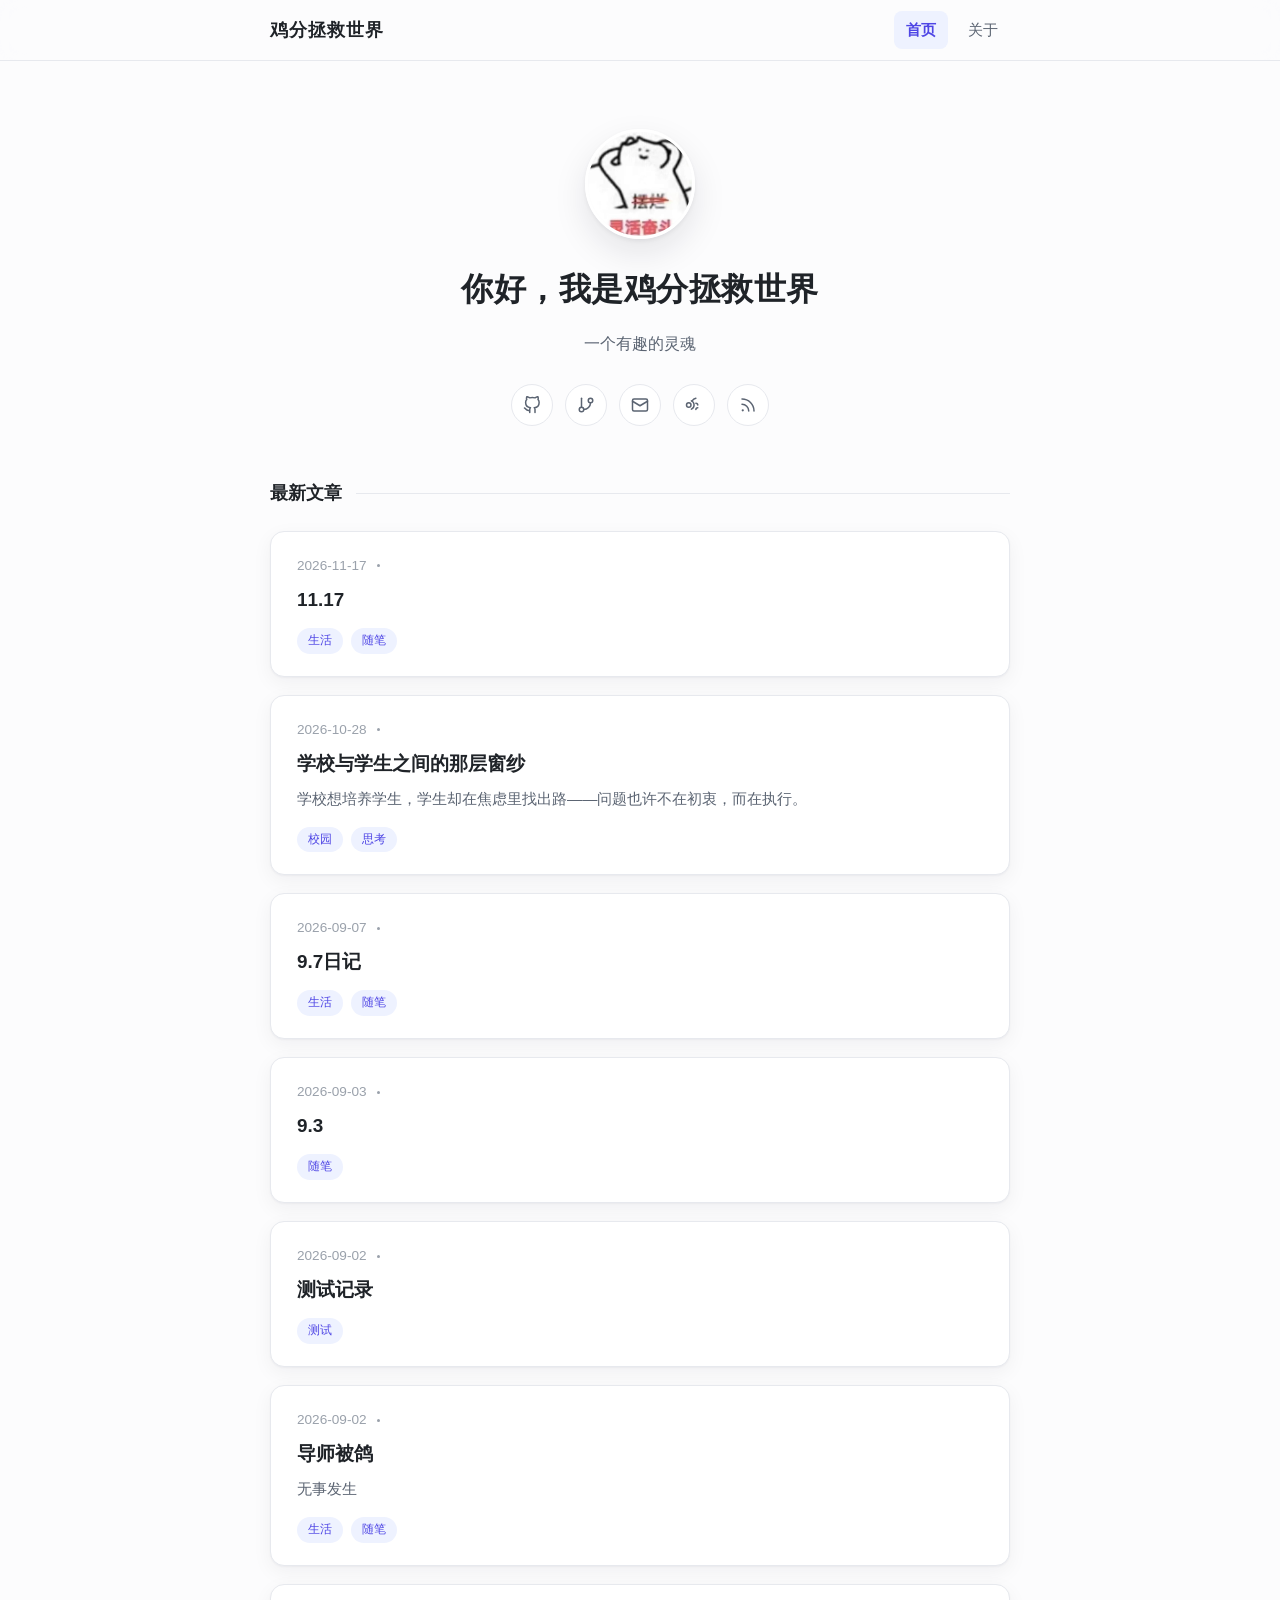
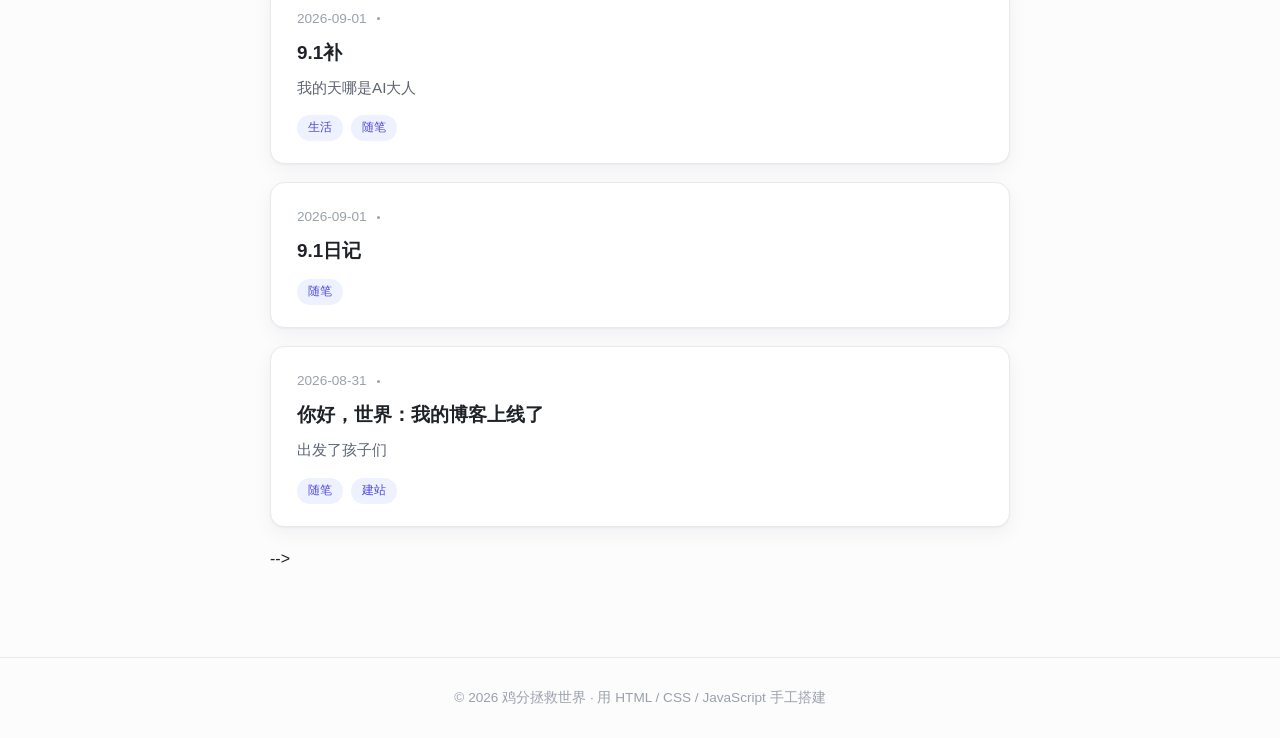
<file: index.html>
<!DOCTYPE html>
<html lang="zh-CN">
<head>
  <meta charset="UTF-8" />
  <meta name="viewport" content="width=device-width, initial-scale=1.0" />
  <title>鸡分拯救世界 · 首页</title>
  <meta name="description" content="鸡分拯救世界的个人博客，记录技术、读书与生活的点滴思考。" />
  <link rel="stylesheet" href="css/style.css" />
</head>
<body>

  <!-- ===== 顶部导航 ===== -->
  <header class="site-header">
    <div class="container header-inner">
      <a class="site-logo" href="index.html">鸡分拯救世界</a>
      <nav class="site-nav">
        <a href="index.html" class="active">首页</a>
        <a href="about.html">关于</a>
      </nav>
    </div>
  </header>

  <main>
    <!-- ===== 个人介绍 ===== -->
    <section class="hero">
      <div class="container">
        <div class="avatar">
          <img src="assets/avatar.jpg" alt="我的头像" />
        </div>
        <h1 class="hero-title">你好，我是鸡分拯救世界</h1>
        <p class="hero-sub">
          一个有趣的灵魂
        </p>
        <div class="hero-social">
          <a class="social-link" href="https://github.com/JFZJSJ" aria-label="GitHub" title="GitHub">
            <svg viewBox="0 0 24 24" fill="none" stroke="currentColor" stroke-width="2" stroke-linecap="round" stroke-linejoin="round">
              <path d="M9 19c-5 1.5-5-2.5-7-3m14 6v-3.87a3.37 3.37 0 0 0-.94-2.61c3.14-.35 6.44-1.54 6.44-7A5.44 5.44 0 0 0 20 4.77 5.07 5.07 0 0 0 19.91 1S18.73.65 16 2.48a13.38 13.38 0 0 0-7 0C6.27.65 5.09 1 5.09 1A5.07 5.07 0 0 0 5 4.77a5.44 5.44 0 0 0-1.5 3.78c0 5.42 3.3 6.61 6.44 7A3.37 3.37 0 0 0 9 18.13V22" />
            </svg>
          </a>
          <a class="social-link" href="https://gitee.com/bao-shusen" aria-label="Gitee" title="Gitee">
            <svg viewBox="0 0 24 24" fill="none" stroke="currentColor" stroke-width="2" stroke-linecap="round" stroke-linejoin="round">
              <path d="M6 3v12" />
              <circle cx="18" cy="6" r="3" />
              <circle cx="6" cy="18" r="3" />
              <path d="M18 9a9 9 0 0 1-9 9" />
            </svg>
          </a>
          <a class="social-link" href="mailto:2593194911@qq.com" aria-label="邮箱" title="邮箱">
            <svg viewBox="0 0 24 24" fill="none" stroke="currentColor" stroke-width="2" stroke-linecap="round" stroke-linejoin="round">
              <rect x="2" y="4" width="20" height="16" rx="2" />
              <path d="m22 7-10 6L2 7" />
            </svg>
          </a>
          <a class="social-link" href="https://space.bilibili.com/1575677608?spm_id_from=333.1007.0.0" aria-label="b站" title="b站">
            <svg viewBox="0 0 24 24" fill="none" stroke="currentColor" stroke-width="2" stroke-linecap="round" stroke-linejoin="round">
              <circle cx="5" cy="12" r="3" />
              <path d="M8.5 6.5a6 6 0 0 1 0 11M17 12a2.5 2.5 0 0 0-2.5-2.5M17 15.5a2.5 2.5 0 0 0-2.5 2.5" />
              <path d="M9.5 6.5A8.5 8.5 0 0 1 14.5 3" />
            </svg>
          </a>
          <a class="social-link" href="https://example.com/rss" aria-label="RSS 订阅" title="RSS">
            <svg viewBox="0 0 24 24" fill="none" stroke="currentColor" stroke-width="2" stroke-linecap="round" stroke-linejoin="round">
              <path d="M4 11a9 9 0 0 1 9 9M4 4a16 16 0 0 1 16 16" />
              <circle cx="5" cy="19" r="1.5" fill="currentColor" stroke="none" />
            </svg>
          </a>
        </div>
      </div>
    </section>

    <!-- ===== 文章列表 ===== -->
    <section class="post-list">
      <div class="container">
        <h2 class="section-title">最新文章</h2>

        <a class="post-card" href="posts/11.17.html">
          <div class="post-meta">
            <span>2026-11-17</span>
            <span class="dot"></span>
          </div>
          <h3>11.17</h3>
          <p class="post-excerpt"></p>
          <div class="tags">
          <span class="tag">生活</span>
          <span class="tag">随笔</span>
          </div>
        </a>

        <a class="post-card" href="posts/10.28.html">
          <div class="post-meta">
            <span>2026-10-28</span>
            <span class="dot"></span>
          </div>
          <h3>学校与学生之间的那层窗纱</h3>
          <p class="post-excerpt">学校想培养学生，学生却在焦虑里找出路——问题也许不在初衷，而在执行。</p>
          <div class="tags">
          <span class="tag">校园</span>
          <span class="tag">思考</span>
          </div>
        </a>

        <a class="post-card" href="posts/9.7.html">
          <div class="post-meta">
            <span>2026-09-07</span>
            <span class="dot"></span>
          </div>
          <h3>9.7日记</h3>
          <p class="post-excerpt"></p>
          <div class="tags">
          <span class="tag">生活</span>
          <span class="tag">随笔</span>
          </div>
        </a>

        <a class="post-card" href="posts/9.3.html">
          <div class="post-meta">
            <span>2026-09-03</span>
            <span class="dot"></span>
          </div>
          <h3>9.3</h3>
          <p class="post-excerpt"></p>
          <div class="tags">
          <span class="tag">随笔</span>
          </div>
        </a>

        <a class="post-card" href="posts/9.2.html">
          <div class="post-meta">
            <span>2026-09-02</span>
            <span class="dot"></span>
          </div>
          <h3>测试记录</h3>
          <p class="post-excerpt"></p>
          <div class="tags">
          <span class="tag">测试</span>
          </div>
        </a>

        <a class="post-card" href="posts/导师被鸽.html">
          <div class="post-meta">
            <span>2026-09-02</span>
            <span class="dot"></span>
          </div>
          <h3>导师被鸽</h3>
          <p class="post-excerpt">无事发生</p>
          <div class="tags">
          <span class="tag">生活</span>
          <span class="tag">随笔</span>
          </div>
        </a>

        <a class="post-card" href="posts/9.1补.html">
          <div class="post-meta">
            <span>2026-09-01</span>
            <span class="dot"></span>
          </div>
          <h3>9.1补</h3>
          <p class="post-excerpt">我的天哪是AI大人</p>
          <div class="tags">
          <span class="tag">生活</span>
          <span class="tag">随笔</span>
          </div>
        </a>

        <a class="post-card" href="posts/9.1.html">
          <div class="post-meta">
            <span>2026-09-01</span>
            <span class="dot"></span>
          </div>
          <h3>9.1日记</h3>
          <p class="post-excerpt"></p>
          <div class="tags">
            <span class="tag">随笔</span>
          </div>
        </a>

        <a class="post-card" href="posts/hello-world.html">
          <div class="post-meta">
            <span>2026-08-31</span>
            <span class="dot"></span>
          </div>
          <h3>你好，世界：我的博客上线了</h3>
          <p class="post-excerpt">出发了孩子们</p>
          <div class="tags">
            <span class="tag">随笔</span>
            <span class="tag">建站</span>
          </div>
        </a>

        <!-- ===== 以下两篇为示例文章，暂时注释掉；需要时取消注释即可 ===== -->
        <!--
        <a class="post-card" href="posts/tech-stack.html">
          <div class="post-meta">
            <span>2026-08-20</span>
            <span class="dot"></span>
            <span>约 6 分钟</span>
          </div>
          <h3>我的技术栈与下半年学习路线</h3>
          <p class="post-excerpt">整理一下自己正在用、正在学的技术，顺便给自己立几个下半年能落地的小目标。</p>
          <div class="tags">
            <span class="tag">技术</span>
            <span class="tag">学习</span>
          </div>
        </a>

        <a class="post-card" href="posts/slow-down.html">
          <div class="post-meta">
            <span>2026-08-10</span>
            <span class="dot"></span>
            <span>约 4 分钟</span>
          </div>
          <h3>关于「慢下来」的一点感想</h3>
          <p class="post-excerpt">最近在尝试把节奏放慢一点：散步、泡茶、读纸质书。一些小事带来的满足感，比想象中要多得多。</p>
          <div class="tags">
            <span class="tag">生活</span>
            <span class="tag">思考</span>
          </div>
        </a>
        -->
        -->

      </div>
    </section>
  </main>

  <!-- ===== 页脚 ===== -->
  <footer class="site-footer">
    <div class="container">
      © <span data-year>2026</span> 鸡分拯救世界 · 用 <a href="https://developer.mozilla.org/zh-CN/docs/Web/HTML" target="_blank" rel="noopener">HTML</a> / <a href="https://developer.mozilla.org/zh-CN/docs/Web/CSS" target="_blank" rel="noopener">CSS</a> / <a href="https://developer.mozilla.org/zh-CN/docs/Web/JavaScript" target="_blank" rel="noopener">JavaScript</a> 手工搭建
    </div>
  </footer>

  <script src="js/main.js"></script>
</body>
</html>
</file>
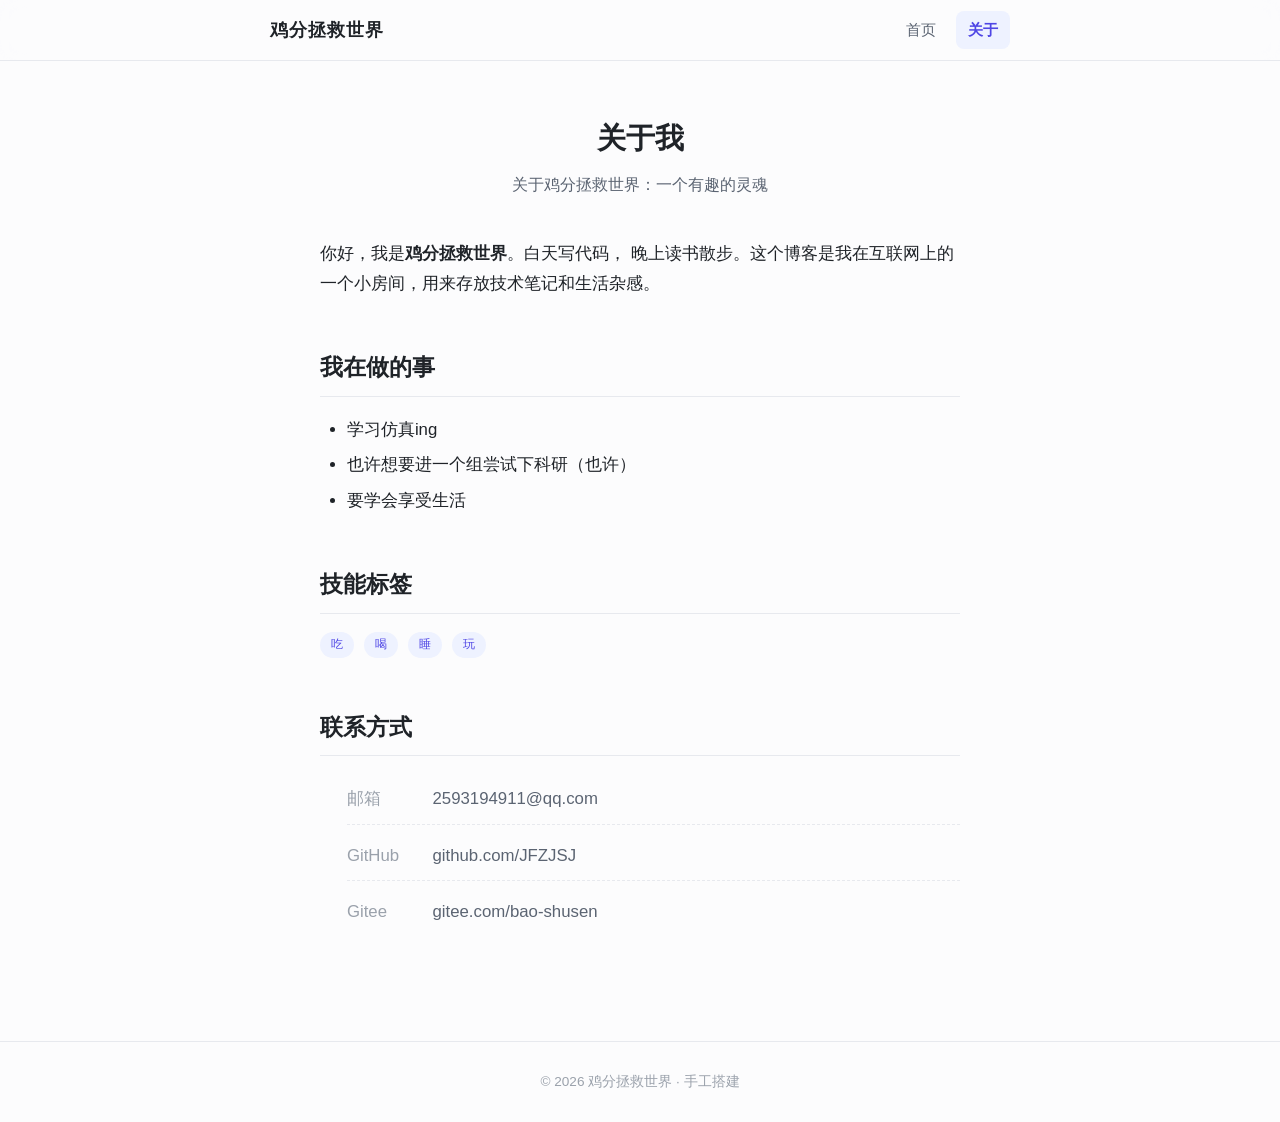
<file: about.html>
<!DOCTYPE html>
<html lang="zh-CN">
<head>
  <meta charset="UTF-8" />
  <meta name="viewport" content="width=device-width, initial-scale=1.0" />
  <title>关于我 · 鸡分拯救世界</title>
  <meta name="description" content="关于鸡分拯救世界：一个有趣的灵魂。" />
  <link rel="stylesheet" href="css/style.css" />
</head>
<body>

  <!-- ===== 顶部导航 ===== -->
  <header class="site-header">
    <div class="container header-inner">
      <a class="site-logo" href="index.html">鸡分拯救世界</a>
      <nav class="site-nav">
        <a href="index.html">首页</a>
        <a href="about.html" class="active">关于</a>
      </nav>
    </div>
  </header>

  <main class="about">
    <div class="about-head">
      <h1>关于我</h1>
      <p>关于鸡分拯救世界：一个有趣的灵魂</p>
    </div>

    <div class="prose">
      <p>
        你好，我是<strong>鸡分拯救世界</strong>。白天写代码，
        晚上读书散步。这个博客是我在互联网上的一个小房间，用来存放技术笔记和生活杂感。
      </p>

      <h2>我在做的事</h2>
      <ul>
        <li>学习仿真ing</li>
        <li>也许想要进一个组尝试下科研（也许）</li>
        <li>要学会享受生活</li>
      </ul>

      <h2>技能标签</h2>
      <div class="skill-list">
        <span class="tag">吃</span>
        <span class="tag">喝</span>
        <span class="tag">睡</span>
        <span class="tag">玩</span>
      </div>

      <h2>联系方式</h2>
      <ul class="contact-list">
        <li><span class="label">邮箱</span> 2593194911@qq.com</li>
        <li><span class="label">GitHub</span> github.com/JFZJSJ</li>
        <li><span class="label">Gitee</span> gitee.com/bao-shusen</li>
 <!--
        <li><span class="label">微博</span> @yourname</li>
        <li><span class="label">RSS</span> example.com/rss</li>
      -->
      </ul>
      <p style="color: var(--text-3); font-size: 0.9rem;">
      </p>
    </div>
  </main>

  <!-- ===== 页脚 ===== -->
  <footer class="site-footer">
    <div class="container">
      © <span data-year>2026</span> 鸡分拯救世界 · 手工搭建
    </div>
  </footer>

  <script src="js/main.js"></script>
</body>
</html>
</file>
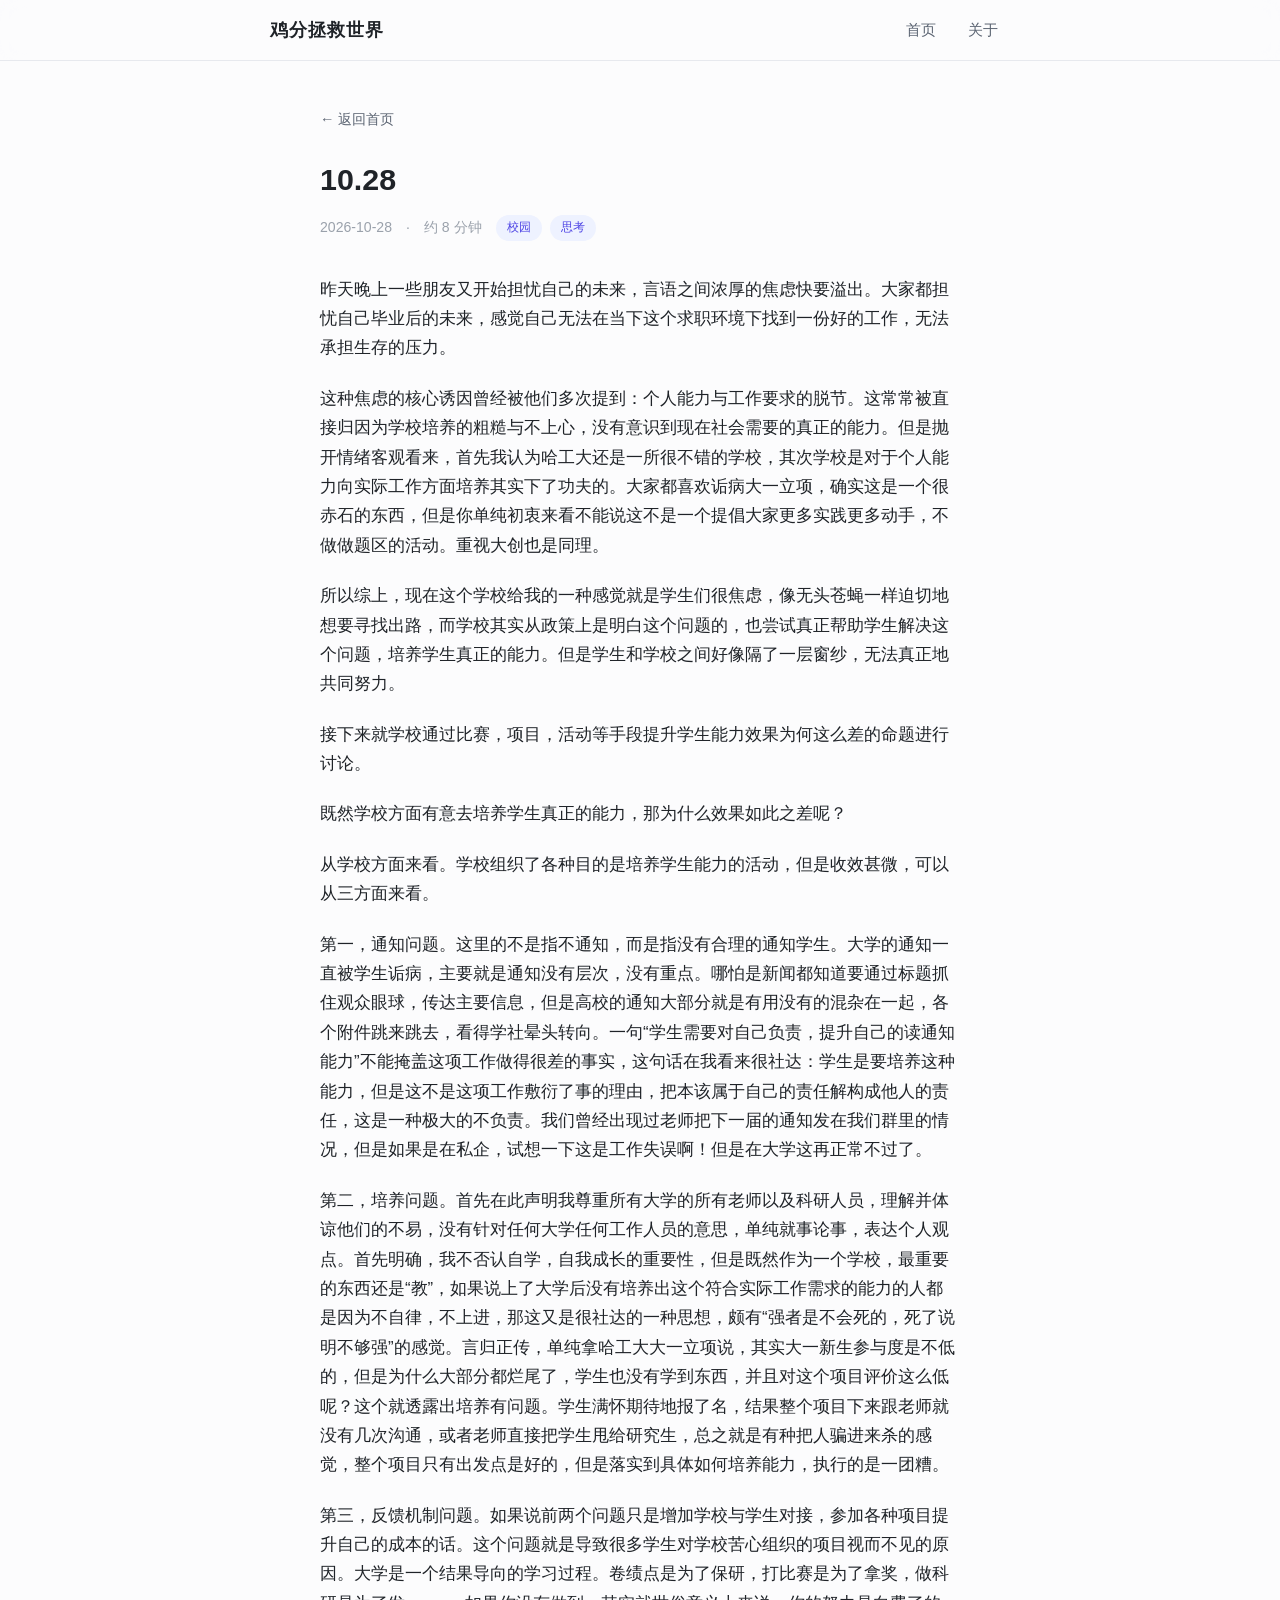
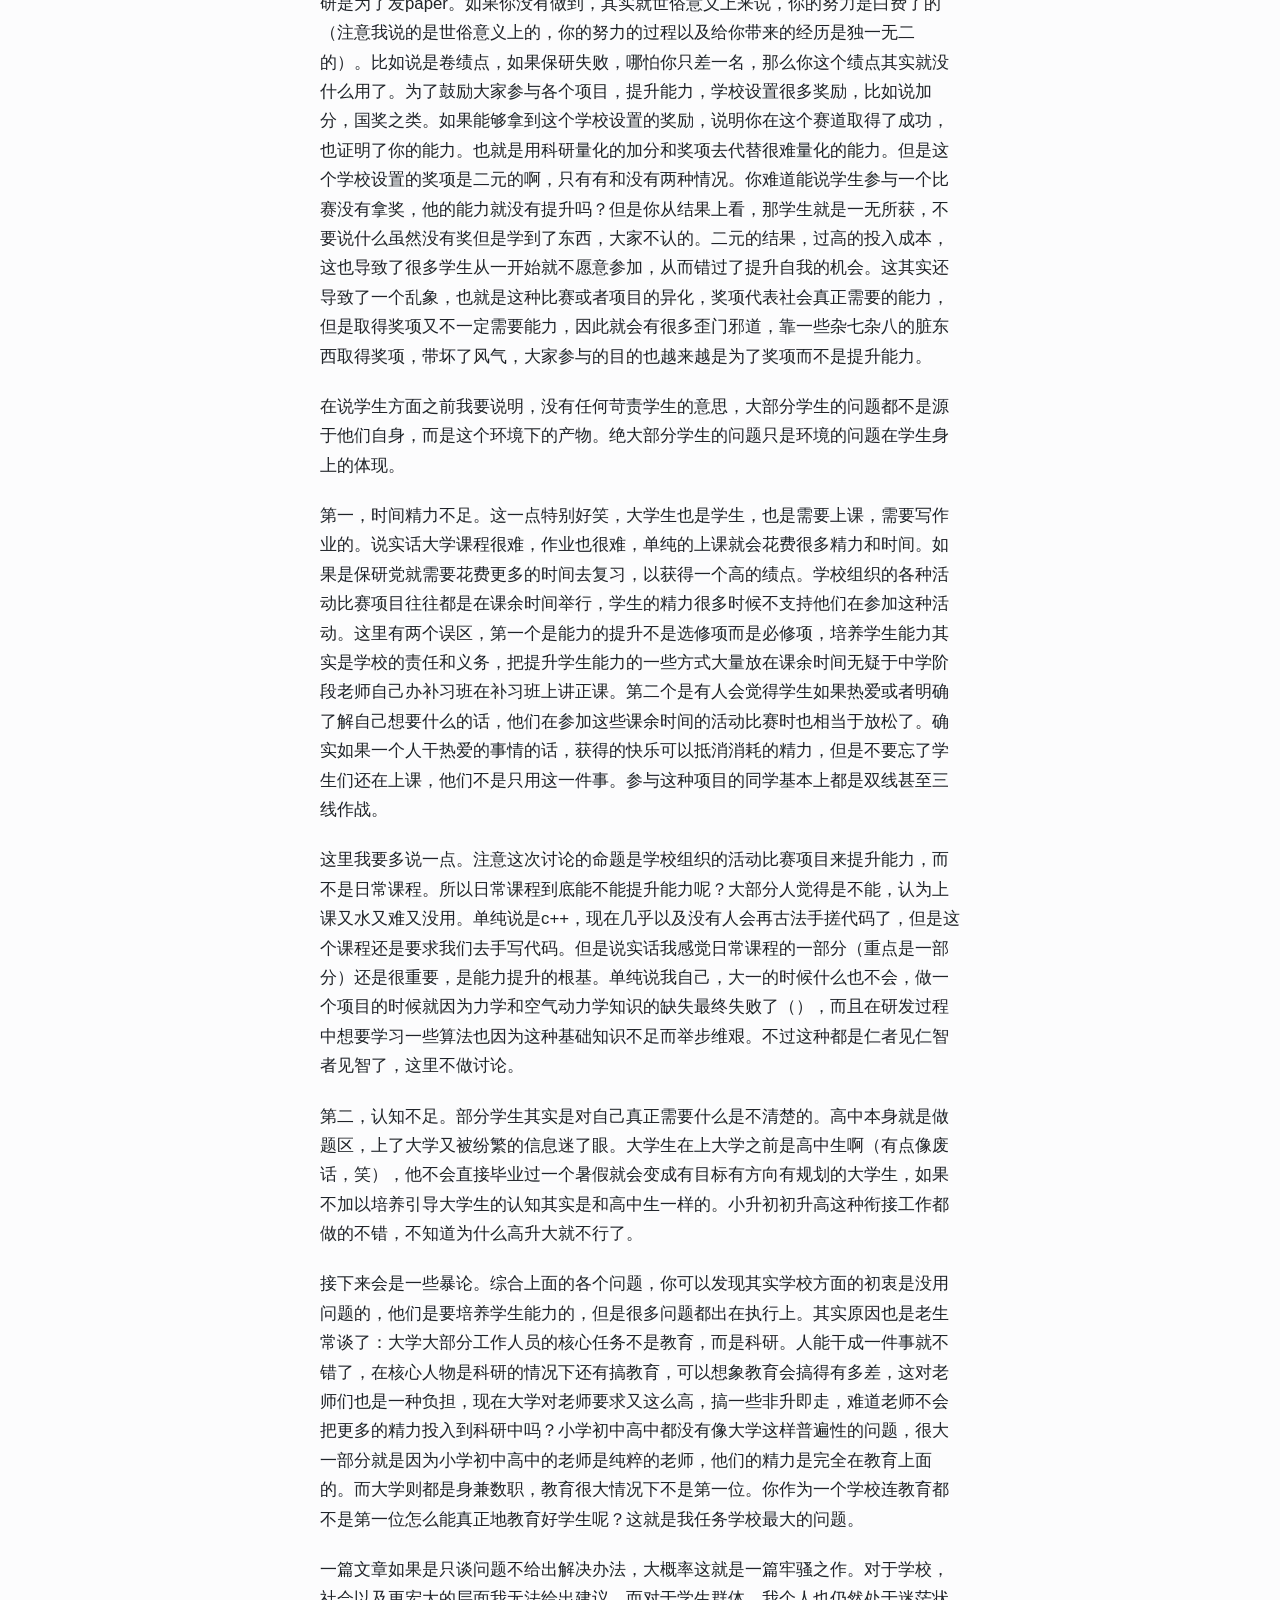
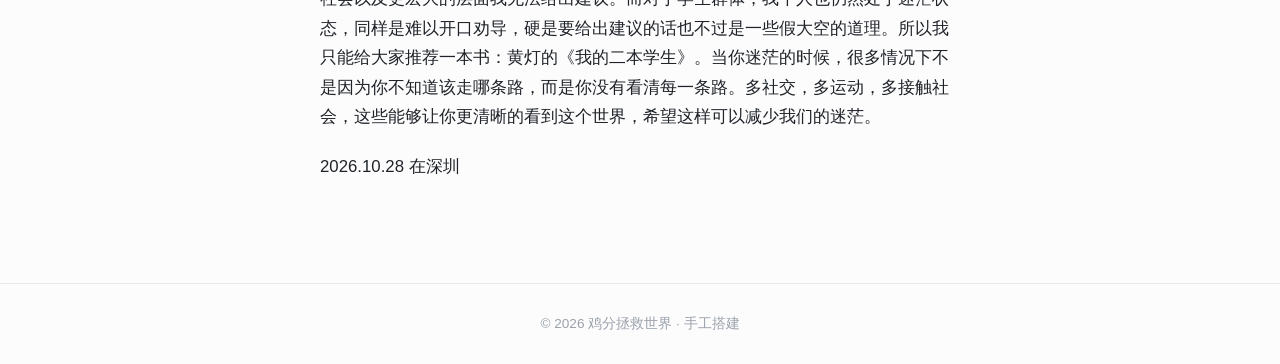
<file: posts/10.28.html>
<!DOCTYPE html>
<html lang="zh-CN">
<head>
  <meta charset="UTF-8" />
  <meta name="viewport" content="width=device-width, initial-scale=1.0" />
  <title>10月28号日记 · 鸡分拯救世界</title>
  <meta name="description" content="学校想培养学生，学生却在焦虑里找出路——问题也许不在初衷，而在执行。" />
  <link rel="stylesheet" href="../css/style.css" />
</head>
<body>

  <!-- ===== 顶部导航 ===== -->
  <header class="site-header">
    <div class="container header-inner">
      <a class="site-logo" href="../index.html">鸡分拯救世界</a>
      <nav class="site-nav">
        <a href="../index.html">首页</a>
        <a href="../about.html">关于</a>
      </nav>
    </div>
  </header>

  <main class="article">
    <a class="back-link" href="../index.html">← 返回首页</a>

    <header class="article-header">
      <h1 class="article-title">10.28</h1>
      <div class="article-meta">
        <span>2026-10-28</span>
        <span>·</span>
        <span id="reading-time"></span>
        <div class="tags">
          <span class="tag">校园</span>
          <span class="tag">思考</span>
        </div>
      </div>
    </header>

    <div class="prose" id="prose">
      <p>昨天晚上一些朋友又开始担忧自己的未来，言语之间浓厚的焦虑快要溢出。大家都担忧自己毕业后的未来，感觉自己无法在当下这个求职环境下找到一份好的工作，无法承担生存的压力。</p>
      <p>这种焦虑的核心诱因曾经被他们多次提到：个人能力与工作要求的脱节。这常常被直接归因为学校培养的粗糙与不上心，没有意识到现在社会需要的真正的能力。但是抛开情绪客观看来，首先我认为哈工大还是一所很不错的学校，其次学校是对于个人能力向实际工作方面培养其实下了功夫的。大家都喜欢诟病大一立项，确实这是一个很赤石的东西，但是你单纯初衷来看不能说这不是一个提倡大家更多实践更多动手，不做做题区的活动。重视大创也是同理。</p>
      <p>所以综上，现在这个学校给我的一种感觉就是学生们很焦虑，像无头苍蝇一样迫切地想要寻找出路，而学校其实从政策上是明白这个问题的，也尝试真正帮助学生解决这个问题，培养学生真正的能力。但是学生和学校之间好像隔了一层窗纱，无法真正地共同努力。</p>
      <p>接下来就学校通过比赛，项目，活动等手段提升学生能力效果为何这么差的命题进行讨论。</p>
      <p>既然学校方面有意去培养学生真正的能力，那为什么效果如此之差呢？</p>
      <p>从学校方面来看。学校组织了各种目的是培养学生能力的活动，但是收效甚微，可以从三方面来看。</p>
      <p>第一，通知问题。这里的不是指不通知，而是指没有合理的通知学生。大学的通知一直被学生诟病，主要就是通知没有层次，没有重点。哪怕是新闻都知道要通过标题抓住观众眼球，传达主要信息，但是高校的通知大部分就是有用没有的混杂在一起，各个附件跳来跳去，看得学社晕头转向。一句“学生需要对自己负责，提升自己的读通知能力”不能掩盖这项工作做得很差的事实，这句话在我看来很社达：学生是要培养这种能力，但是这不是这项工作敷衍了事的理由，把本该属于自己的责任解构成他人的责任，这是一种极大的不负责。我们曾经出现过老师把下一届的通知发在我们群里的情况，但是如果是在私企，试想一下这是工作失误啊！但是在大学这再正常不过了。</p>
      <p>第二，培养问题。首先在此声明我尊重所有大学的所有老师以及科研人员，理解并体谅他们的不易，没有针对任何大学任何工作人员的意思，单纯就事论事，表达个人观点。首先明确，我不否认自学，自我成长的重要性，但是既然作为一个学校，最重要的东西还是“教”，如果说上了大学后没有培养出这个符合实际工作需求的能力的人都是因为不自律，不上进，那这又是很社达的一种思想，颇有“强者是不会死的，死了说明不够强”的感觉。言归正传，单纯拿哈工大大一立项说，其实大一新生参与度是不低的，但是为什么大部分都烂尾了，学生也没有学到东西，并且对这个项目评价这么低呢？这个就透露出培养有问题。学生满怀期待地报了名，结果整个项目下来跟老师就没有几次沟通，或者老师直接把学生甩给研究生，总之就是有种把人骗进来杀的感觉，整个项目只有出发点是好的，但是落实到具体如何培养能力，执行的是一团糟。</p>
      <p>第三，反馈机制问题。如果说前两个问题只是增加学校与学生对接，参加各种项目提升自己的成本的话。这个问题就是导致很多学生对学校苦心组织的项目视而不见的原因。大学是一个结果导向的学习过程。卷绩点是为了保研，打比赛是为了拿奖，做科研是为了发paper。如果你没有做到，其实就世俗意义上来说，你的努力是白费了的（注意我说的是世俗意义上的，你的努力的过程以及给你带来的经历是独一无二的）。比如说是卷绩点，如果保研失败，哪怕你只差一名，那么你这个绩点其实就没什么用了。为了鼓励大家参与各个项目，提升能力，学校设置很多奖励，比如说加分，国奖之类。如果能够拿到这个学校设置的奖励，说明你在这个赛道取得了成功，也证明了你的能力。也就是用科研量化的加分和奖项去代替很难量化的能力。但是这个学校设置的奖项是二元的啊，只有有和没有两种情况。你难道能说学生参与一个比赛没有拿奖，他的能力就没有提升吗？但是你从结果上看，那学生就是一无所获，不要说什么虽然没有奖但是学到了东西，大家不认的。二元的结果，过高的投入成本，这也导致了很多学生从一开始就不愿意参加，从而错过了提升自我的机会。这其实还导致了一个乱象，也就是这种比赛或者项目的异化，奖项代表社会真正需要的能力，但是取得奖项又不一定需要能力，因此就会有很多歪门邪道，靠一些杂七杂八的脏东西取得奖项，带坏了风气，大家参与的目的也越来越是为了奖项而不是提升能力。</p>
      <p>在说学生方面之前我要说明，没有任何苛责学生的意思，大部分学生的问题都不是源于他们自身，而是这个环境下的产物。绝大部分学生的问题只是环境的问题在学生身上的体现。</p>
      <p>第一，时间精力不足。这一点特别好笑，大学生也是学生，也是需要上课，需要写作业的。说实话大学课程很难，作业也很难，单纯的上课就会花费很多精力和时间。如果是保研党就需要花费更多的时间去复习，以获得一个高的绩点。学校组织的各种活动比赛项目往往都是在课余时间举行，学生的精力很多时候不支持他们在参加这种活动。这里有两个误区，第一个是能力的提升不是选修项而是必修项，培养学生能力其实是学校的责任和义务，把提升学生能力的一些方式大量放在课余时间无疑于中学阶段老师自己办补习班在补习班上讲正课。第二个是有人会觉得学生如果热爱或者明确了解自己想要什么的话，他们在参加这些课余时间的活动比赛时也相当于放松了。确实如果一个人干热爱的事情的话，获得的快乐可以抵消消耗的精力，但是不要忘了学生们还在上课，他们不是只用这一件事。参与这种项目的同学基本上都是双线甚至三线作战。</p>
      <p>这里我要多说一点。注意这次讨论的命题是学校组织的活动比赛项目来提升能力，而不是日常课程。所以日常课程到底能不能提升能力呢？大部分人觉得是不能，认为上课又水又难又没用。单纯说是c++，现在几乎以及没有人会再古法手搓代码了，但是这个课程还是要求我们去手写代码。但是说实话我感觉日常课程的一部分（重点是一部分）还是很重要，是能力提升的根基。单纯说我自己，大一的时候什么也不会，做一个项目的时候就因为力学和空气动力学知识的缺失最终失败了（），而且在研发过程中想要学习一些算法也因为这种基础知识不足而举步维艰。不过这种都是仁者见仁智者见智了，这里不做讨论。</p>
      <p>第二，认知不足。部分学生其实是对自己真正需要什么是不清楚的。高中本身就是做题区，上了大学又被纷繁的信息迷了眼。大学生在上大学之前是高中生啊（有点像废话，笑），他不会直接毕业过一个暑假就会变成有目标有方向有规划的大学生，如果不加以培养引导大学生的认知其实是和高中生一样的。小升初初升高这种衔接工作都做的不错，不知道为什么高升大就不行了。</p>
      <p>接下来会是一些暴论。综合上面的各个问题，你可以发现其实学校方面的初衷是没用问题的，他们是要培养学生能力的，但是很多问题都出在执行上。其实原因也是老生常谈了：大学大部分工作人员的核心任务不是教育，而是科研。人能干成一件事就不错了，在核心人物是科研的情况下还有搞教育，可以想象教育会搞得有多差，这对老师们也是一种负担，现在大学对老师要求又这么高，搞一些非升即走，难道老师不会把更多的精力投入到科研中吗？小学初中高中都没有像大学这样普遍性的问题，很大一部分就是因为小学初中高中的老师是纯粹的老师，他们的精力是完全在教育上面的。而大学则都是身兼数职，教育很大情况下不是第一位。你作为一个学校连教育都不是第一位怎么能真正地教育好学生呢？这就是我任务学校最大的问题。</p>
      <p>一篇文章如果是只谈问题不给出解决办法，大概率这就是一篇牢骚之作。对于学校，社会以及更宏大的层面我无法给出建议。而对于学生群体，我个人也仍然处于迷茫状态，同样是难以开口劝导，硬是要给出建议的话也不过是一些假大空的道理。所以我只能给大家推荐一本书：黄灯的《我的二本学生》。当你迷茫的时候，很多情况下不是因为你不知道该走哪条路，而是你没有看清每一条路。多社交，多运动，多接触社会，这些能够让你更清晰的看到这个世界，希望这样可以减少我们的迷茫。</p>
      <p>2026.10.28 在深圳</p>
    </div>
  </main>

  <!-- ===== 页脚 ===== -->
  <footer class="site-footer">
    <div class="container">
      © <span data-year>2026</span> 鸡分拯救世界 · 手工搭建
    </div>
  </footer>

  <script src="../js/main.js"></script>
</body>
</html>
</file>
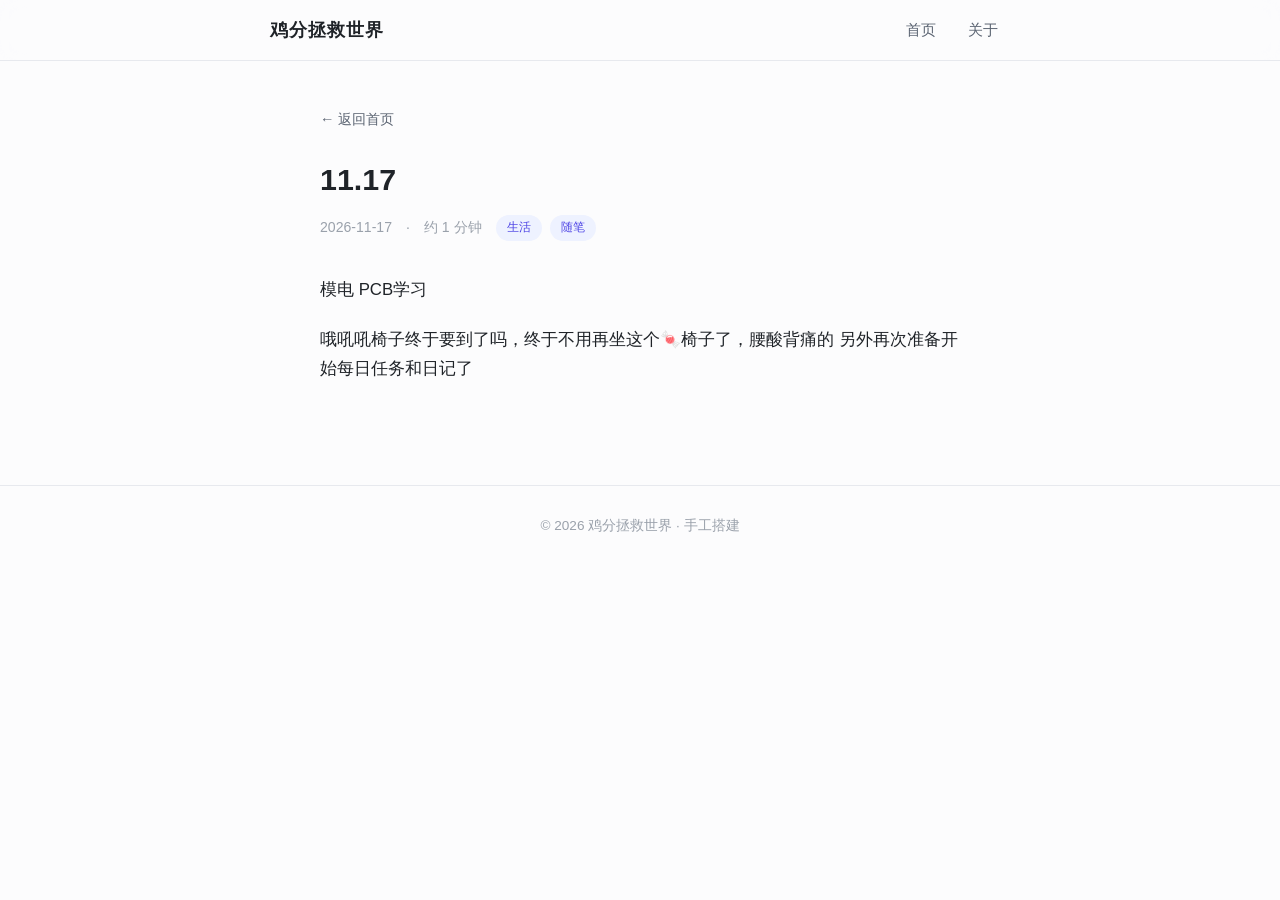
<file: posts/11.17.html>
<!DOCTYPE html>
<html lang="zh-CN">
<head>
  <meta charset="UTF-8" />
  <meta name="viewport" content="width=device-width, initial-scale=1.0" />
  <title>11月17号日记 · 鸡分拯救世界</title>
  <meta name="description" content="" />
  <link rel="stylesheet" href="../css/style.css" />
</head>
<body>

  <!-- ===== 顶部导航 ===== -->
  <header class="site-header">
    <div class="container header-inner">
      <a class="site-logo" href="../index.html">鸡分拯救世界</a>
      <nav class="site-nav">
        <a href="../index.html">首页</a>
        <a href="../about.html">关于</a>
      </nav>
    </div>
  </header>

  <main class="article">
    <a class="back-link" href="../index.html">← 返回首页</a>

    <header class="article-header">
      <h1 class="article-title">11.17</h1>
      <div class="article-meta">
        <span>2026-11-17</span>
        <span>·</span>
        <span id="reading-time"></span>
        <div class="tags">
          <span class="tag">生活</span>
          <span class="tag">随笔</span>
        </div>
      </div>
    </header>

    <div class="prose" id="prose">
      <p>模电 PCB学习</p>
      <p>哦吼吼椅子终于要到了吗，终于不用再坐这个🍬椅子了，腰酸背痛的 另外再次准备开始每日任务和日记了</p>
    </div>
  </main>

  <!-- ===== 页脚 ===== -->
  <footer class="site-footer">
    <div class="container">
      © <span data-year>2026</span> 鸡分拯救世界 · 手工搭建
    </div>
  </footer>

  <script src="../js/main.js"></script>
</body>
</html>
</file>
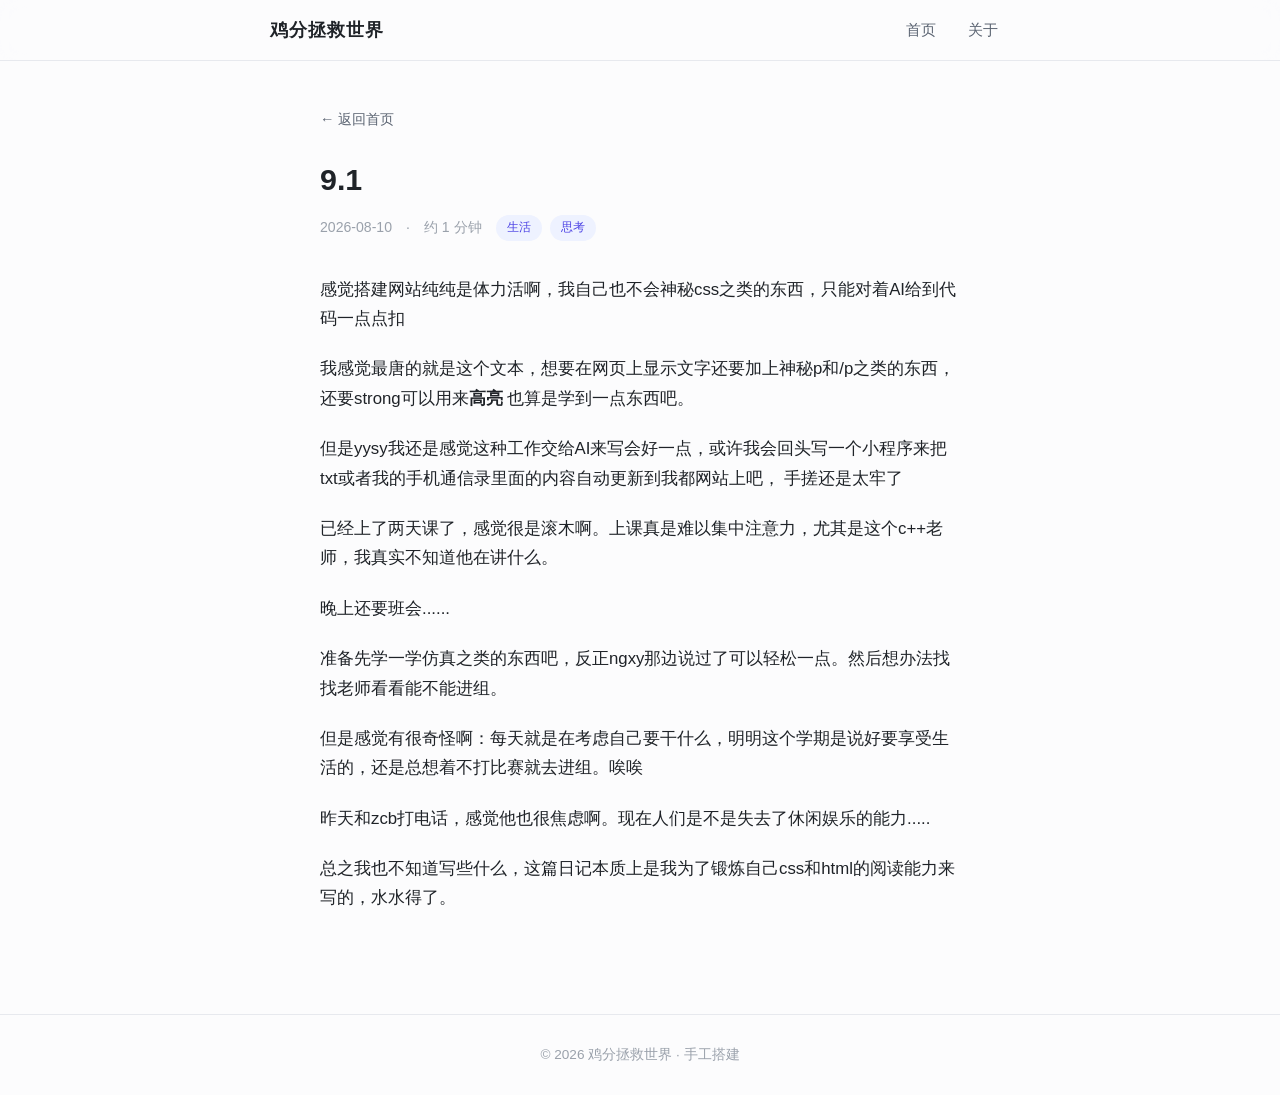
<file: posts/9.1.html>
<!DOCTYPE html>
<html lang="zh-CN">
<head>
  <meta charset="UTF-8" />
  <meta name="viewport" content="width=device-width, initial-scale=1.0" />
  <title>9月1号日记 · 鸡分拯救世界</title>
  <meta name="description" content="散步、泡茶、读纸质书，一些小事带来的满足感。" />
  <link rel="stylesheet" href="../css/style.css" />
</head>
<body>

  <!-- ===== 顶部导航 ===== -->
  <header class="site-header">
    <div class="container header-inner">
      <a class="site-logo" href="../index.html">鸡分拯救世界</a>
      <nav class="site-nav">
        <a href="../index.html">首页</a>
        <a href="../about.html">关于</a>
      </nav>
    </div>
  </header>

  <main class="article">
    <a class="back-link" href="../index.html">← 返回首页</a>

    <header class="article-header">
      <h1 class="article-title">9.1</h1>
      <div class="article-meta">
        <span>2026-08-10</span>
        <span>·</span>
        <span id="reading-time"></span>
        <div class="tags">
          <span class="tag">生活</span>
          <span class="tag">思考</span>
        </div>
      </div>
    </header>

    <div class="prose" id="prose">
      <p>感觉搭建网站纯纯是体力活啊，我自己也不会神秘css之类的东西，只能对着AI给到代码一点点扣</p>

      <p>我感觉最唐的就是这个文本，想要在网页上显示文字还要加上神秘p和/p之类的东西，还要strong可以用来<strong>高亮</strong>
         也算是学到一点东西吧。
      </p>

      <p>但是yysy我还是感觉这种工作交给AI来写会好一点，或许我会回头写一个小程序来把txt或者我的手机通信录里面的内容自动更新到我都网站上吧，
        手搓还是太牢了
      </p>


      <p>已经上了两天课了，感觉很是滚木啊。上课真是难以集中注意力，尤其是这个c++老师，我真实不知道他在讲什么。</p>
      <p>晚上还要班会......</p>
      <p>准备先学一学仿真之类的东西吧，反正ngxy那边说过了可以轻松一点。然后想办法找找老师看看能不能进组。</p>
      <p>但是感觉有很奇怪啊：每天就是在考虑自己要干什么，明明这个学期是说好要享受生活的，还是总想着不打比赛就去进组。唉唉</p>
       <p>昨天和zcb打电话，感觉他也很焦虑啊。现在人们是不是失去了休闲娱乐的能力.....</p>

      <p>总之我也不知道写些什么，这篇日记本质上是我为了锻炼自己css和html的阅读能力来写的，水水得了。</p>
    </div>
  </main>

  <!-- ===== 页脚 ===== -->
  <footer class="site-footer">
    <div class="container">
      © <span data-year>2026</span> 鸡分拯救世界 · 手工搭建
    </div>
  </footer>

  <script src="../js/main.js"></script>
</body>
</html>
</file>
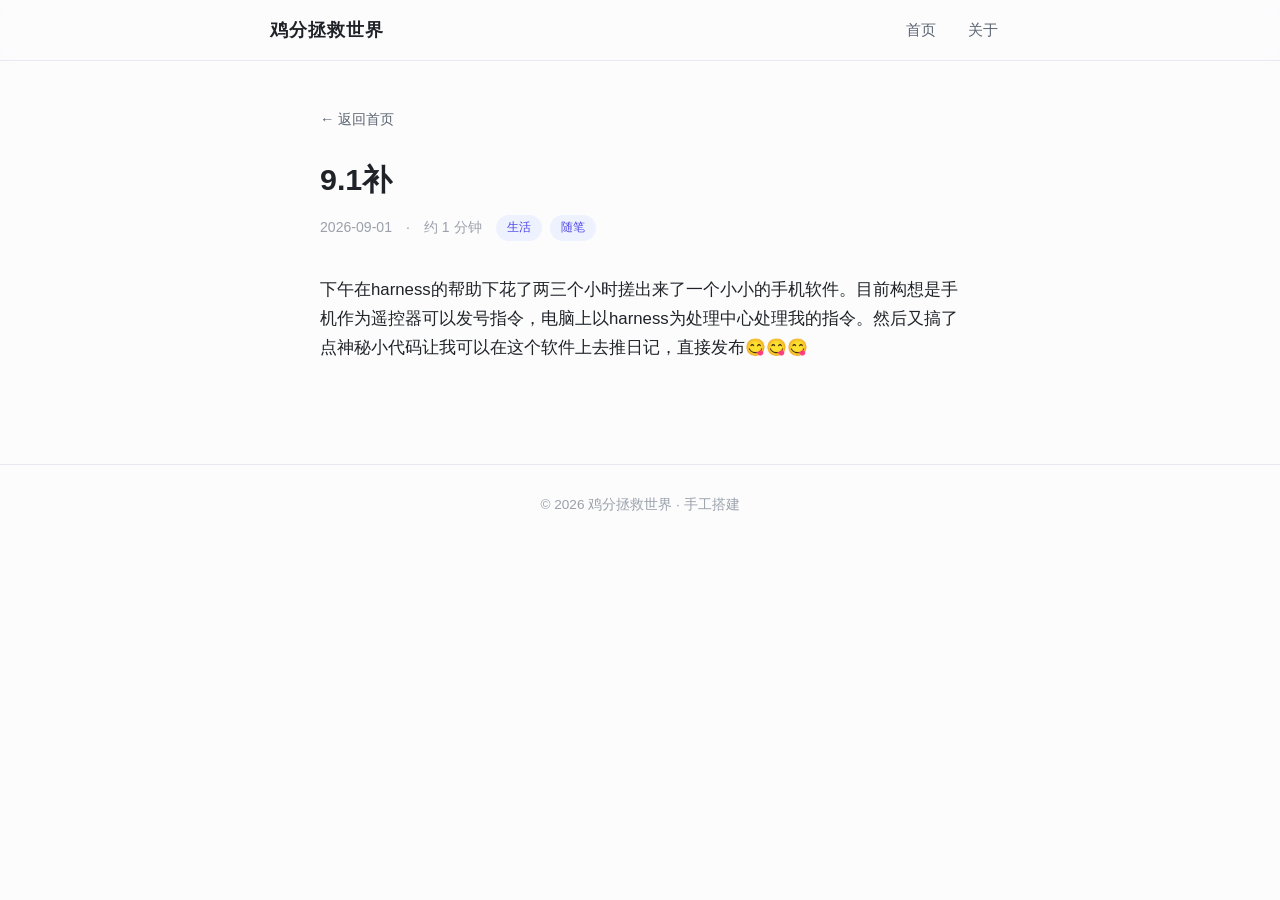
<file: posts/9.1补.html>
<!DOCTYPE html>
<html lang="zh-CN">
<head>
  <meta charset="UTF-8" />
  <meta name="viewport" content="width=device-width, initial-scale=1.0" />
  <title>9.1补 · 鸡分拯救世界</title>
  <meta name="description" content="我的天哪是AI大人" />
  <link rel="stylesheet" href="../css/style.css" />
</head>
<body>

  <!-- ===== 顶部导航 ===== -->
  <header class="site-header">
    <div class="container header-inner">
      <a class="site-logo" href="../index.html">鸡分拯救世界</a>
      <nav class="site-nav">
        <a href="../index.html">首页</a>
        <a href="../about.html">关于</a>
      </nav>
    </div>
  </header>

  <main class="article">
    <a class="back-link" href="../index.html">← 返回首页</a>

    <header class="article-header">
      <h1 class="article-title">9.1补</h1>
      <div class="article-meta">
        <span>2026-09-01</span>
        <span>·</span>
        <span id="reading-time"></span>
        <div class="tags">
          <span class="tag">生活</span>
          <span class="tag">随笔</span>
        </div>
      </div>
    </header>

    <div class="prose" id="prose">
      <p>下午在harness的帮助下花了两三个小时搓出来了一个小小的手机软件。目前构想是手机作为遥控器可以发号指令，电脑上以harness为处理中心处理我的指令。然后又搞了点神秘小代码让我可以在这个软件上去推日记，直接发布😋😋😋</p>
    </div>
  </main>

  <!-- ===== 页脚 ===== -->
  <footer class="site-footer">
    <div class="container">
      © <span data-year>2026</span> 鸡分拯救世界 · 手工搭建
    </div>
  </footer>

  <script src="../js/main.js"></script>
</body>
</html>
</file>
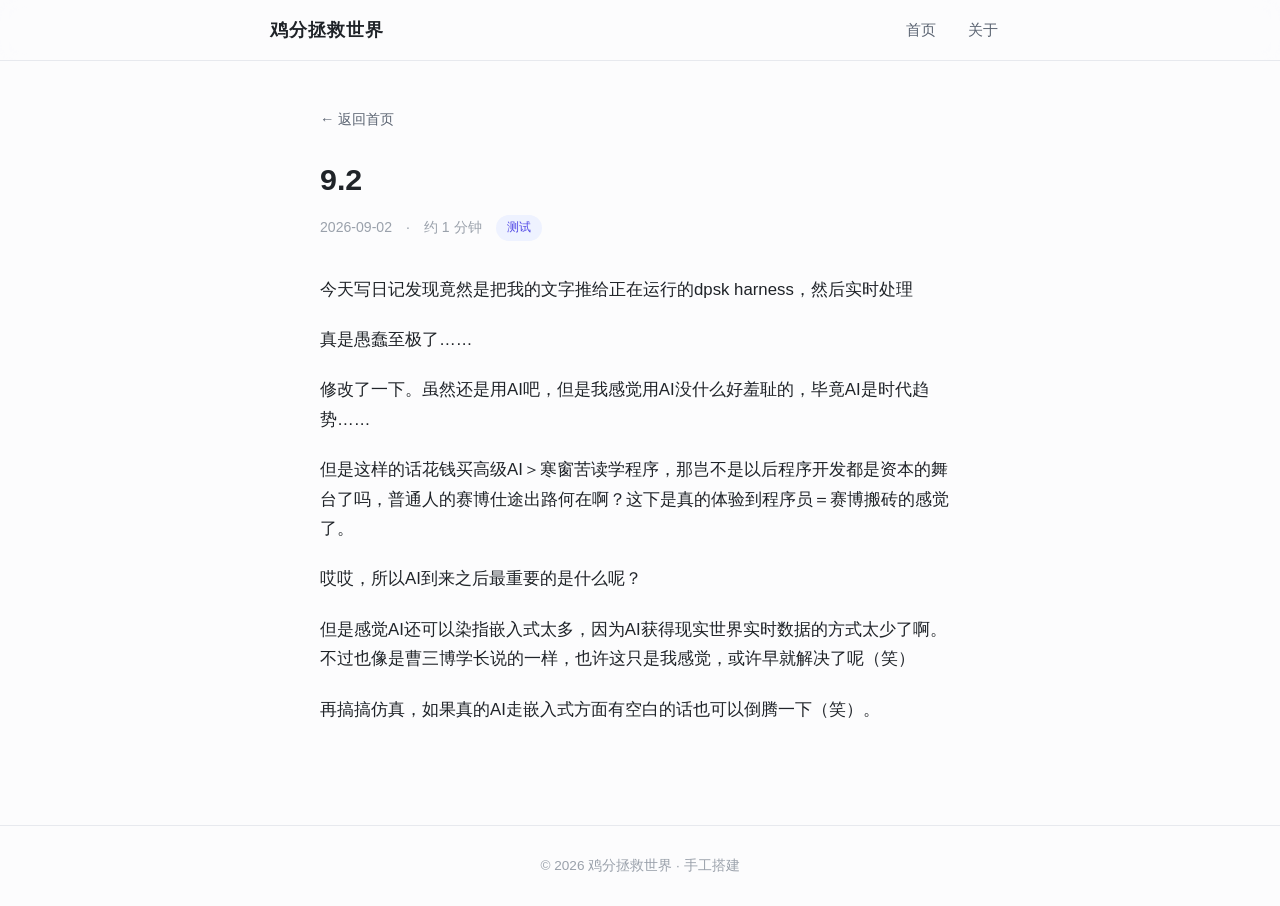
<file: posts/9.2.html>
<!DOCTYPE html>
<html lang="zh-CN">
<head>
  <meta charset="UTF-8" />
  <meta name="viewport" content="width=device-width, initial-scale=1.0" />
  <title>9月2号日记 · 鸡分拯救世界</title>
  <meta name="description" content="" />
  <link rel="stylesheet" href="../css/style.css" />
</head>
<body>

  <!-- ===== 顶部导航 ===== -->
  <header class="site-header">
    <div class="container header-inner">
      <a class="site-logo" href="../index.html">鸡分拯救世界</a>
      <nav class="site-nav">
        <a href="../index.html">首页</a>
        <a href="../about.html">关于</a>
      </nav>
    </div>
  </header>

  <main class="article">
    <a class="back-link" href="../index.html">← 返回首页</a>

    <header class="article-header">
      <h1 class="article-title">9.2</h1>
      <div class="article-meta">
        <span>2026-09-02</span>
        <span>·</span>
        <span id="reading-time"></span>
        <div class="tags">
          <span class="tag">测试</span>
        </div>
      </div>
    </header>

    <div class="prose" id="prose">
      <p>今天写日记发现竟然是把我的文字推给正在运行的dpsk harness，然后实时处理</p>
      <p>真是愚蠢至极了……</p>
      <p>修改了一下。虽然还是用AI吧，但是我感觉用AI没什么好羞耻的，毕竟AI是时代趋势……</p>
      <p>但是这样的话花钱买高级AI＞寒窗苦读学程序，那岂不是以后程序开发都是资本的舞台了吗，普通人的赛博仕途出路何在啊？这下是真的体验到程序员＝赛博搬砖的感觉了。</p>
      <p>哎哎，所以AI到来之后最重要的是什么呢？</p>
      <p>但是感觉AI还可以染指嵌入式太多，因为AI获得现实世界实时数据的方式太少了啊。不过也像是曹三博学长说的一样，也许这只是我感觉，或许早就解决了呢（笑）</p>
      <p>再搞搞仿真，如果真的AI走嵌入式方面有空白的话也可以倒腾一下（笑）。</p>
    </div>
  </main>

  <!-- ===== 页脚 ===== -->
  <footer class="site-footer">
    <div class="container">
      © <span data-year>2026</span> 鸡分拯救世界 · 手工搭建
    </div>
  </footer>

  <script src="../js/main.js"></script>
</body>
</html>
</file>
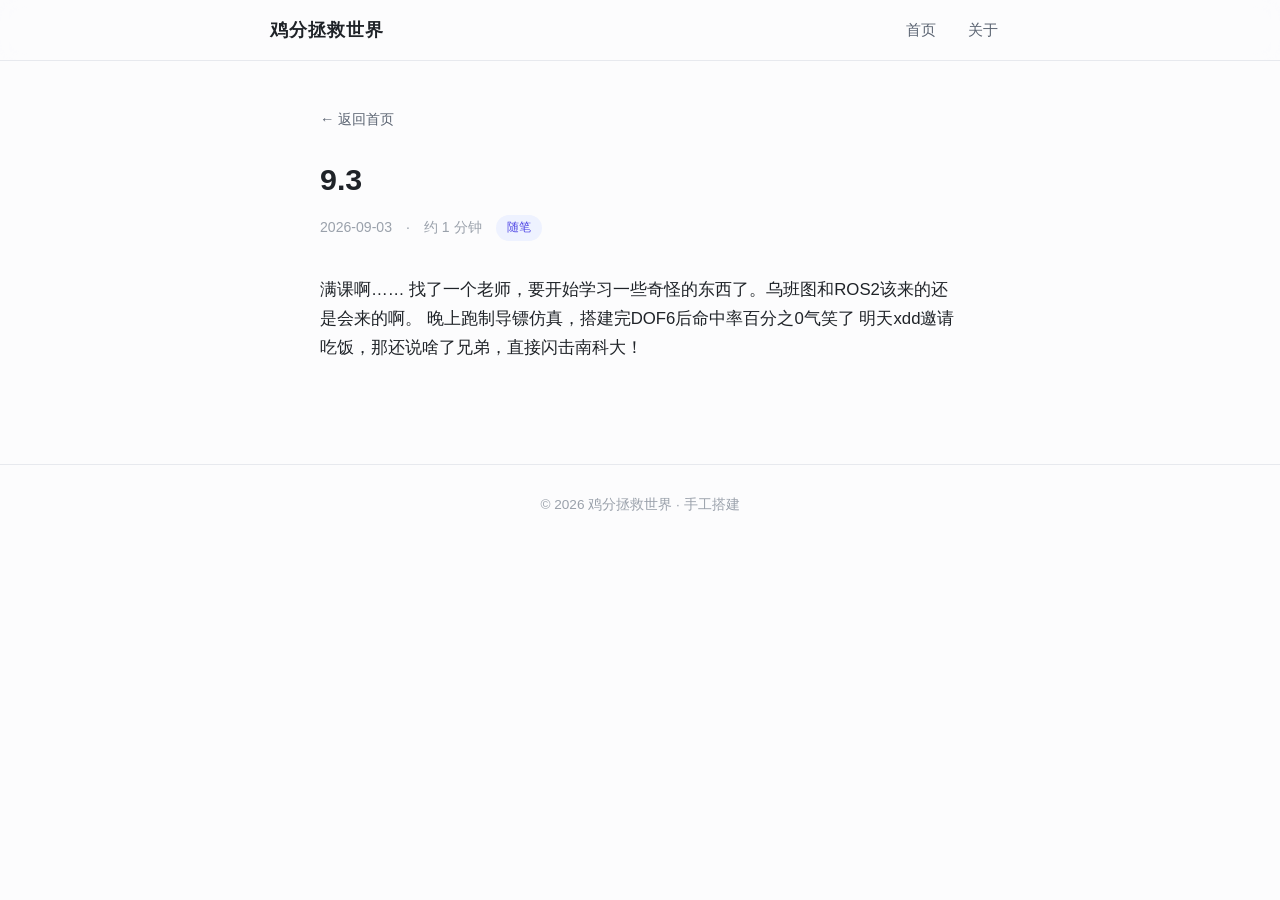
<file: posts/9.3.html>
<!DOCTYPE html>
<html lang="zh-CN">
<head>
  <meta charset="UTF-8" />
  <meta name="viewport" content="width=device-width, initial-scale=1.0" />
  <title>9月3号日记 · 鸡分拯救世界</title>
  <meta name="description" content="" />
  <link rel="stylesheet" href="../css/style.css" />
</head>
<body>

  <!-- ===== 顶部导航 ===== -->
  <header class="site-header">
    <div class="container header-inner">
      <a class="site-logo" href="../index.html">鸡分拯救世界</a>
      <nav class="site-nav">
        <a href="../index.html">首页</a>
        <a href="../about.html">关于</a>
      </nav>
    </div>
  </header>

  <main class="article">
    <a class="back-link" href="../index.html">← 返回首页</a>

    <header class="article-header">
      <h1 class="article-title">9.3</h1>
      <div class="article-meta">
        <span>2026-09-03</span>
        <span>·</span>
        <span id="reading-time"></span>
        <div class="tags">
          <span class="tag">随笔</span>
        </div>
      </div>
    </header>

    <div class="prose" id="prose">
      <p>满课啊…… 找了一个老师，要开始学习一些奇怪的东西了。乌班图和ROS2该来的还是会来的啊。 晚上跑制导镖仿真，搭建完DOF6后命中率百分之0气笑了 明天xdd邀请吃饭，那还说啥了兄弟，直接闪击南科大！</p>
    </div>
  </main>

  <!-- ===== 页脚 ===== -->
  <footer class="site-footer">
    <div class="container">
      © <span data-year>2026</span> 鸡分拯救世界 · 手工搭建
    </div>
  </footer>

  <script src="../js/main.js"></script>
</body>
</html>
</file>
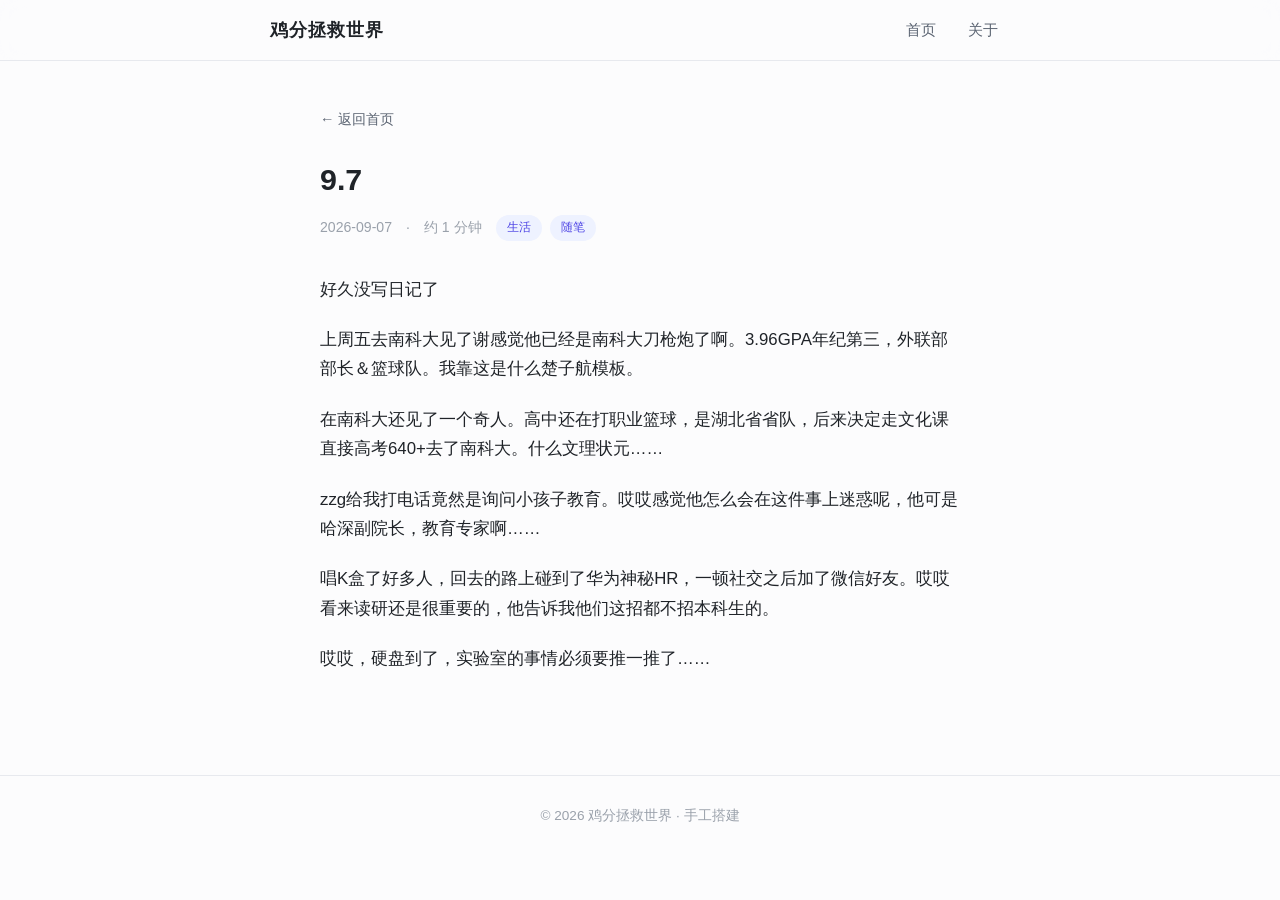
<file: posts/9.7.html>
<!DOCTYPE html>
<html lang="zh-CN">
<head>
  <meta charset="UTF-8" />
  <meta name="viewport" content="width=device-width, initial-scale=1.0" />
  <title>9月7号日记 · 鸡分拯救世界</title>
  <meta name="description" content="" />
  <link rel="stylesheet" href="../css/style.css" />
</head>
<body>

  <!-- ===== 顶部导航 ===== -->
  <header class="site-header">
    <div class="container header-inner">
      <a class="site-logo" href="../index.html">鸡分拯救世界</a>
      <nav class="site-nav">
        <a href="../index.html">首页</a>
        <a href="../about.html">关于</a>
      </nav>
    </div>
  </header>

  <main class="article">
    <a class="back-link" href="../index.html">← 返回首页</a>

    <header class="article-header">
      <h1 class="article-title">9.7</h1>
      <div class="article-meta">
        <span>2026-09-07</span>
        <span>·</span>
        <span id="reading-time"></span>
        <div class="tags">
          <span class="tag">生活</span>
          <span class="tag">随笔</span>
        </div>
      </div>
    </header>

    <div class="prose" id="prose">
      <p>好久没写日记了</p>
      <p>上周五去南科大见了谢感觉他已经是南科大刀枪炮了啊。3.96GPA年纪第三，外联部部长＆篮球队。我靠这是什么楚子航模板。</p>
      <p>在南科大还见了一个奇人。高中还在打职业篮球，是湖北省省队，后来决定走文化课直接高考640+去了南科大。什么文理状元……</p>
      <p>zzg给我打电话竟然是询问小孩子教育。哎哎感觉他怎么会在这件事上迷惑呢，他可是哈深副院长，教育专家啊……</p>
      <p>唱K盒了好多人，回去的路上碰到了华为神秘HR，一顿社交之后加了微信好友。哎哎看来读研还是很重要的，他告诉我他们这招都不招本科生的。</p>
      <p>哎哎，硬盘到了，实验室的事情必须要推一推了……</p>
    </div>
  </main>

  <!-- ===== 页脚 ===== -->
  <footer class="site-footer">
    <div class="container">
      © <span data-year>2026</span> 鸡分拯救世界 · 手工搭建
    </div>
  </footer>

  <script src="../js/main.js"></script>
</body>
</html>
</file>
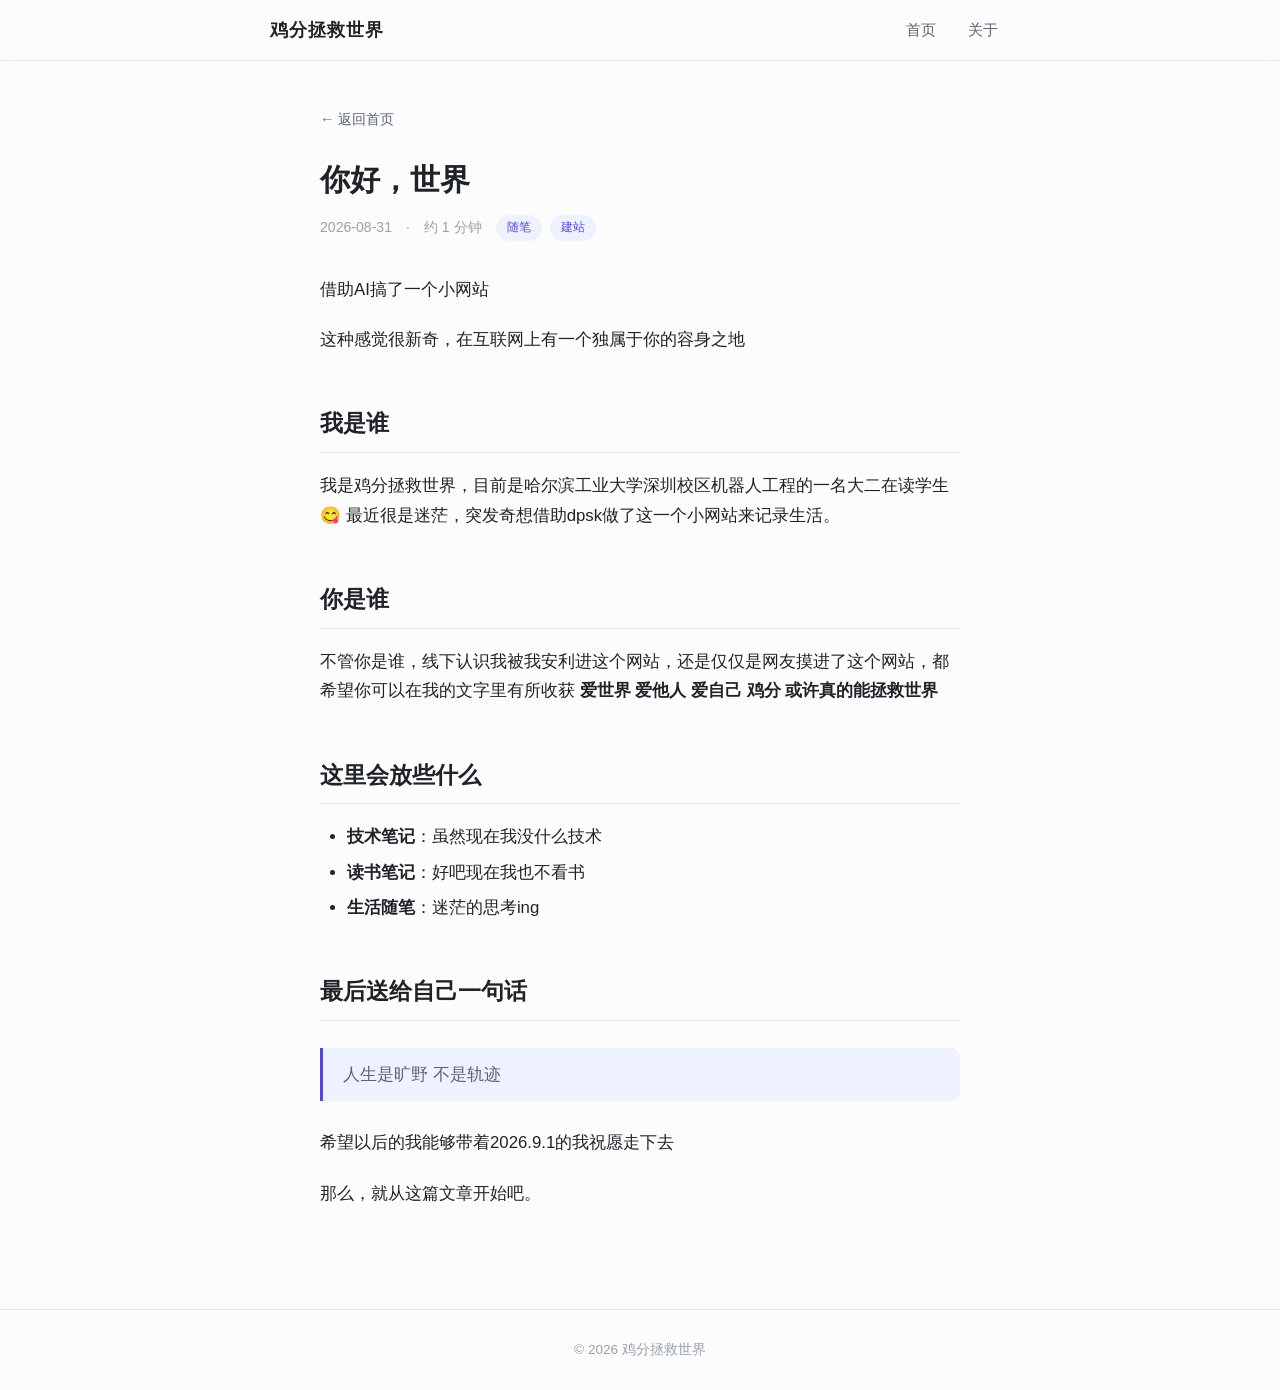
<file: posts/hello-world.html>
<!DOCTYPE html>
<html lang="zh-CN">
<head>
  <meta charset="UTF-8" />
  <meta name="viewport" content="width=device-width, initial-scale=1.0" />
  <title>你好，世界 · 鸡分拯救世界</title>
  <meta name="description" content="人生是旷野，不是轨迹。" />
  <link rel="stylesheet" href="../css/style.css" />
</head>
<body>

  <!-- ===== 顶部导航 ===== -->
  <header class="site-header">
    <div class="container header-inner">
      <a class="site-logo" href="../index.html">鸡分拯救世界</a>
      <nav class="site-nav">
        <a href="../index.html">首页</a>
        <a href="../about.html">关于</a>
      </nav>
    </div>
  </header>

  <main class="article">
    <a class="back-link" href="../index.html">← 返回首页</a>

    <header class="article-header">
      <h1 class="article-title">你好，世界</h1>
      <div class="article-meta">
        <span>2026-08-31</span>
        <span>·</span>
        <span id="reading-time"></span>
        <div class="tags">
          <span class="tag">随笔</span>
          <span class="tag">建站</span>
        </div>
      </div>
    </header>

    <div class="prose" id="prose">
      <p>借助AI搞了一个小网站</p>

      <p>这种感觉很新奇，在互联网上有一个独属于你的容身之地</p>

      <h2>我是谁</h2>

      <p>我是鸡分拯救世界，目前是哈尔滨工业大学深圳校区机器人工程的一名大二在读学生😋
        最近很是迷茫，突发奇想借助dpsk做了这一个小网站来记录生活。
      </p>
      <h2>你是谁</h2>

      <p>不管你是谁，线下认识我被我安利进这个网站，还是仅仅是网友摸进了这个网站，都希望你可以在我的文字里有所收获
        <strong>爱世界 爱他人 爱自己
         鸡分 或许真的能拯救世界</strong>
      </p>

      <h2>这里会放些什么</h2>

      <ul>
        <li><strong>技术笔记</strong>：虽然现在我没什么技术</li>
        <li><strong>读书笔记</strong>：好吧现在我也不看书</li>
        <li><strong>生活随笔</strong>：迷茫的思考ing</li>
      </ul>

      <h2>最后送给自己一句话</h2>

      <blockquote>
        <p>人生是旷野 不是轨迹</p>
      </blockquote>

      <p>希望以后的我能够带着2026.9.1的我祝愿走下去</p>

      <p>那么，就从这篇文章开始吧。</p>
    </div>
  </main>

  <!-- ===== 页脚 ===== -->
  <footer class="site-footer">
    <div class="container">
      © <span data-year>2026</span> 鸡分拯救世界
    </div>
  </footer>

  <script src="../js/main.js"></script>
</body>
</html>
</file>
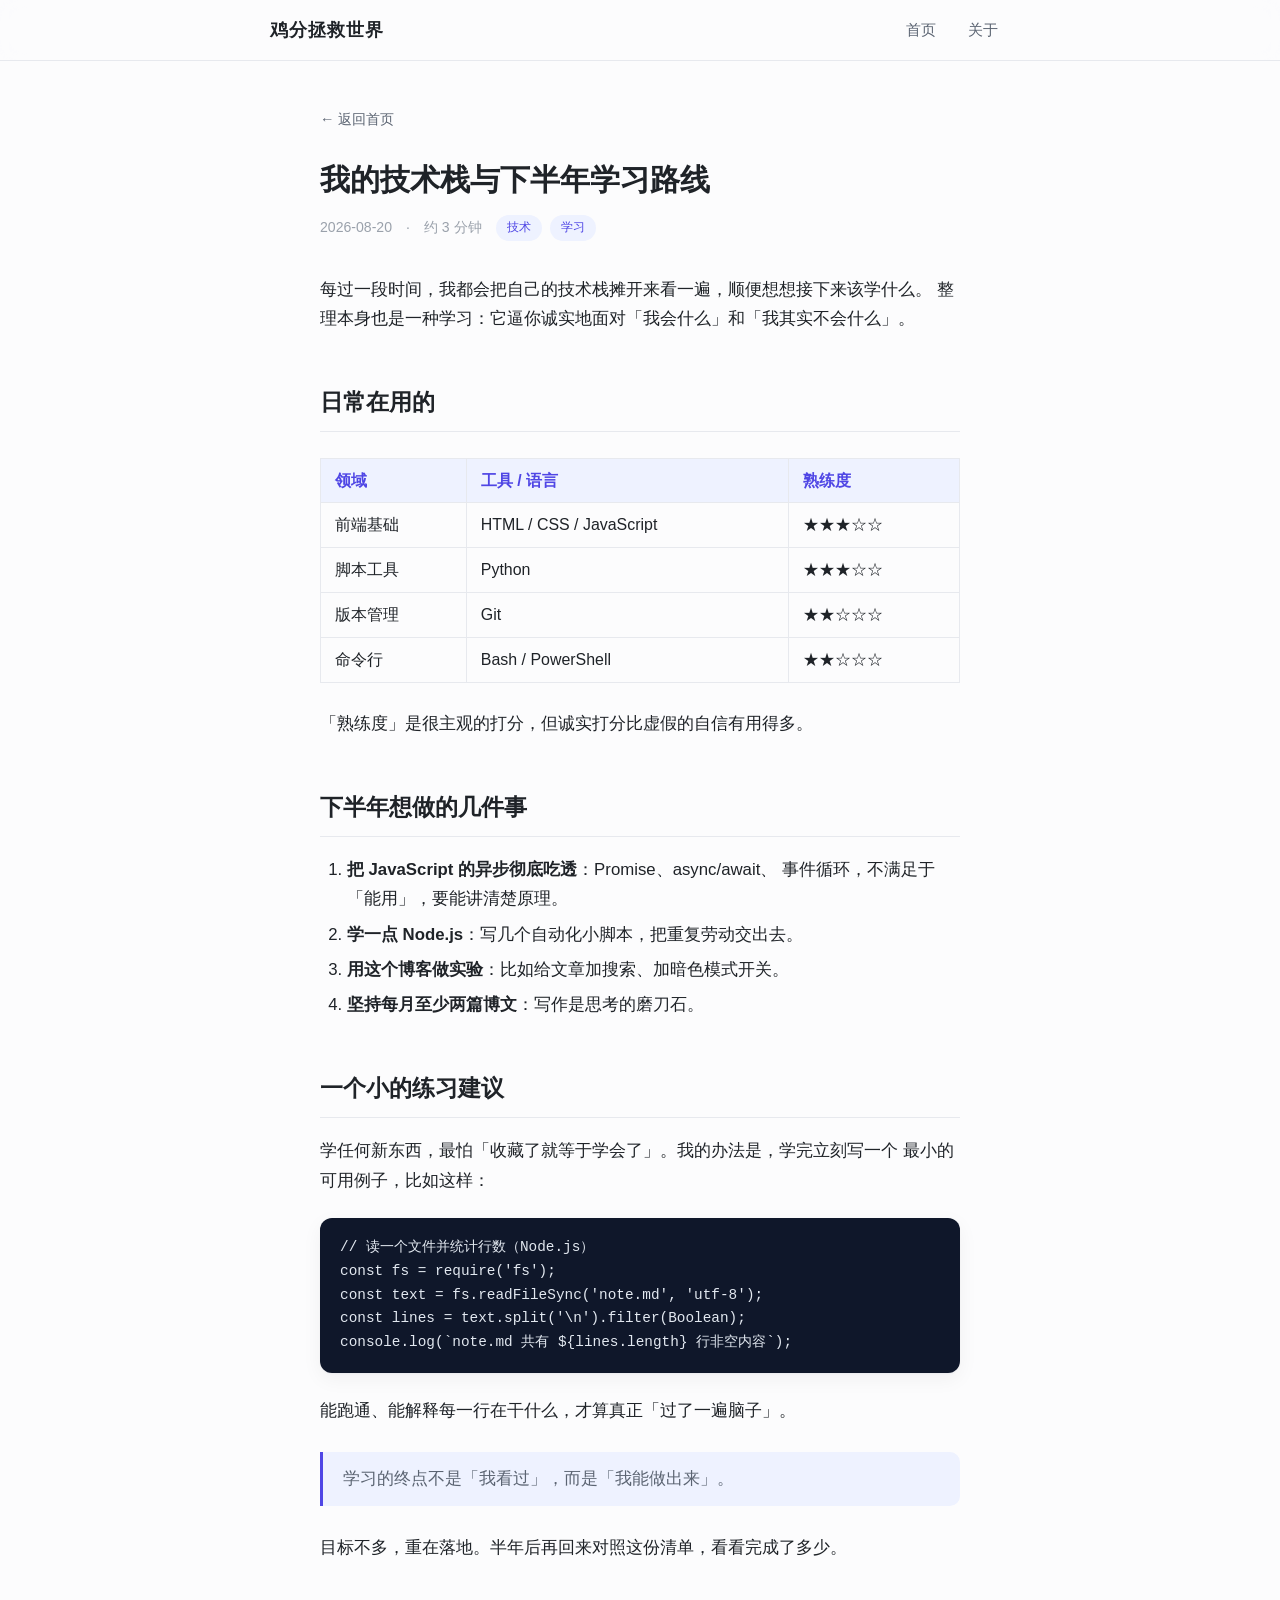
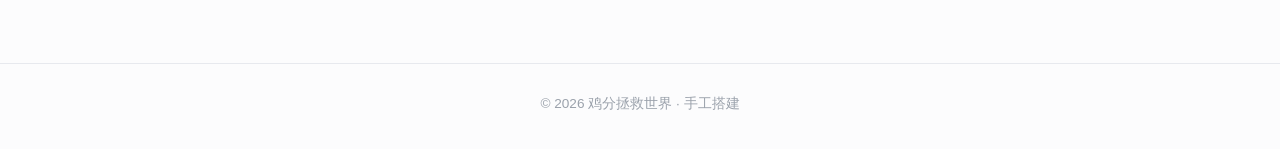
<file: posts/tech-stack.html>
<!DOCTYPE html>
<html lang="zh-CN">
<head>
  <meta charset="UTF-8" />
  <meta name="viewport" content="width=device-width, initial-scale=1.0" />
  <title>我的技术栈与下半年学习路线 · 鸡分拯救世界</title>
  <meta name="description" content="整理自己在用和想学的技术，立几个能落地的小目标。" />
  <link rel="stylesheet" href="../css/style.css" />
</head>
<body>

  <!-- ===== 顶部导航 ===== -->
  <header class="site-header">
    <div class="container header-inner">
      <a class="site-logo" href="../index.html">鸡分拯救世界</a>
      <nav class="site-nav">
        <a href="../index.html">首页</a>
        <a href="../about.html">关于</a>
      </nav>
    </div>
  </header>

  <main class="article">
    <a class="back-link" href="../index.html">← 返回首页</a>

    <header class="article-header">
      <h1 class="article-title">我的技术栈与下半年学习路线</h1>
      <div class="article-meta">
        <span>2026-08-20</span>
        <span>·</span>
        <span id="reading-time"></span>
        <div class="tags">
          <span class="tag">技术</span>
          <span class="tag">学习</span>
        </div>
      </div>
    </header>

    <div class="prose" id="prose">
      <p>每过一段时间，我都会把自己的技术栈摊开来看一遍，顺便想想接下来该学什么。
        整理本身也是一种学习：它逼你诚实地面对「我会什么」和「我其实不会什么」。</p>

      <h2>日常在用的</h2>

      <table>
        <thead>
          <tr>
            <th>领域</th>
            <th>工具 / 语言</th>
            <th>熟练度</th>
          </tr>
        </thead>
        <tbody>
          <tr>
            <td>前端基础</td>
            <td>HTML / CSS / JavaScript</td>
            <td>★★★☆☆</td>
          </tr>
          <tr>
            <td>脚本工具</td>
            <td>Python</td>
            <td>★★★☆☆</td>
          </tr>
          <tr>
            <td>版本管理</td>
            <td>Git</td>
            <td>★★☆☆☆</td>
          </tr>
          <tr>
            <td>命令行</td>
            <td>Bash / PowerShell</td>
            <td>★★☆☆☆</td>
          </tr>
        </tbody>
      </table>

      <p>「熟练度」是很主观的打分，但诚实打分比虚假的自信有用得多。</p>

      <h2>下半年想做的几件事</h2>

      <ol>
        <li><strong>把 JavaScript 的异步彻底吃透</strong>：Promise、async/await、
          事件循环，不满足于「能用」，要能讲清楚原理。</li>
        <li><strong>学一点 Node.js</strong>：写几个自动化小脚本，把重复劳动交出去。</li>
        <li><strong>用这个博客做实验</strong>：比如给文章加搜索、加暗色模式开关。</li>
        <li><strong>坚持每月至少两篇博文</strong>：写作是思考的磨刀石。</li>
      </ol>

      <h2>一个小的练习建议</h2>

      <p>学任何新东西，最怕「收藏了就等于学会了」。我的办法是，学完立刻写一个
        最小的可用例子，比如这样：</p>

      <pre><code>// 读一个文件并统计行数（Node.js）
const fs = require('fs');
const text = fs.readFileSync('note.md', 'utf-8');
const lines = text.split('\n').filter(Boolean);
console.log(`note.md 共有 ${lines.length} 行非空内容`);</code></pre>

      <p>能跑通、能解释每一行在干什么，才算真正「过了一遍脑子」。</p>

      <blockquote>
        <p>学习的终点不是「我看过」，而是「我能做出来」。</p>
      </blockquote>

      <p>目标不多，重在落地。半年后再回来对照这份清单，看看完成了多少。</p>
    </div>
  </main>

  <!-- ===== 页脚 ===== -->
  <footer class="site-footer">
    <div class="container">
      © <span data-year>2026</span> 鸡分拯救世界 · 手工搭建
    </div>
  </footer>

  <script src="../js/main.js"></script>
</body>
</html>
</file>
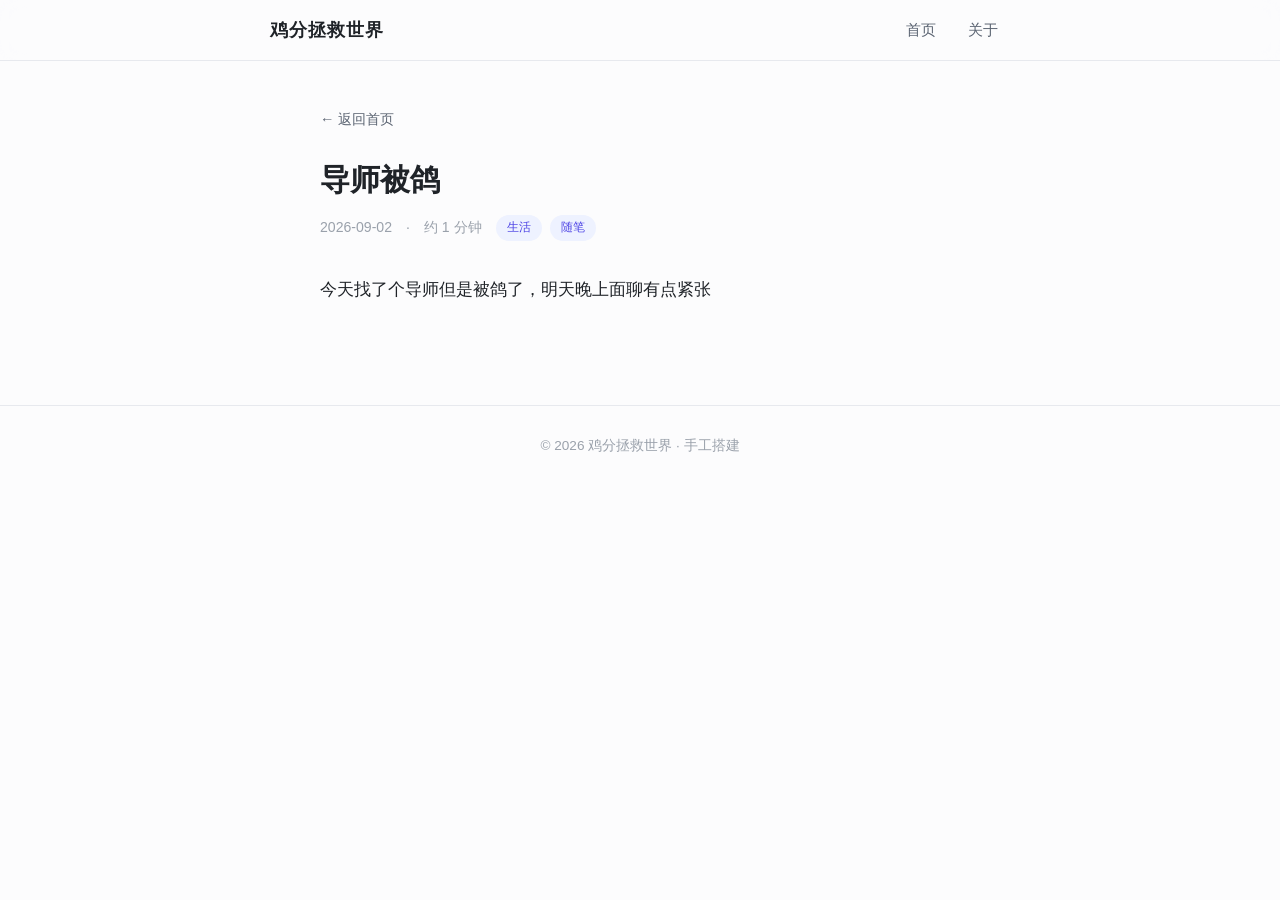
<file: posts/导师被鸽.html>
<!DOCTYPE html>
<html lang="zh-CN">
<head>
  <meta charset="UTF-8" />
  <meta name="viewport" content="width=device-width, initial-scale=1.0" />
  <title>导师被鸽 · 鸡分拯救世界</title>
  <meta name="description" content="无事发生" />
  <link rel="stylesheet" href="../css/style.css" />
</head>
<body>

  <!-- ===== 顶部导航 ===== -->
  <header class="site-header">
    <div class="container header-inner">
      <a class="site-logo" href="../index.html">鸡分拯救世界</a>
      <nav class="site-nav">
        <a href="../index.html">首页</a>
        <a href="../about.html">关于</a>
      </nav>
    </div>
  </header>

  <main class="article">
    <a class="back-link" href="../index.html">← 返回首页</a>

    <header class="article-header">
      <h1 class="article-title">导师被鸽</h1>
      <div class="article-meta">
        <span>2026-09-02</span>
        <span>·</span>
        <span id="reading-time"></span>
        <div class="tags">
          <span class="tag">生活</span>
          <span class="tag">随笔</span>
        </div>
      </div>
    </header>

    <div class="prose" id="prose">
      <p>今天找了个导师但是被鸽了，明天晚上面聊有点紧张</p>
    </div>
  </main>

  <!-- ===== 页脚 ===== -->
  <footer class="site-footer">
    <div class="container">
      © <span data-year>2026</span> 鸡分拯救世界 · 手工搭建
    </div>
  </footer>

  <script src="../js/main.js"></script>
</body>
</html>
</file>
<file: css/style.css>
/* ============================================================
   鸡分拯救世界 · 全局样式
   简约现代风格 / 自适应浅色 + 深色模式
   ============================================================ */

/* ---------- 基础与变量 ---------- */
*,
*::before,
*::after {
  box-sizing: border-box;
}

:root {
  --bg: #fcfcfd;
  --surface: #ffffff;
  --text: #1f2328;
  --text-2: #5b6472;
  --text-3: #9aa1ab;
  --accent: #4f46e5;
  --accent-strong: #4338ca;
  --accent-soft: #eef2ff;
  --border: #e7e9ee;
  --shadow: 0 1px 2px rgba(16, 24, 40, 0.04), 0 6px 20px rgba(16, 24, 40, 0.05);
  --shadow-hover: 0 2px 4px rgba(16, 24, 40, 0.06), 0 14px 34px rgba(16, 24, 40, 0.1);
  --radius: 14px;
  --font: -apple-system, BlinkMacSystemFont, "Segoe UI", "PingFang SC",
    "Hiragino Sans GB", "Microsoft YaHei", "Helvetica Neue", Arial, sans-serif;
  --mono: "SF Mono", "Cascadia Code", "JetBrains Mono", Consolas, "Courier New",
    monospace;
  --container: 780px;
  --content: 680px;
}

/* 深色模式（跟随系统设置） */
@media (prefers-color-scheme: dark) {
  :root {
    --bg: #101216;
    --surface: #171a20;
    --text: #e8eaed;
    --text-2: #a5adb8;
    --text-3: #6b7280;
    --accent: #818cf8;
    --accent-strong: #a5b4fc;
    --accent-soft: rgba(129, 140, 248, 0.14);
    --border: #262b33;
    --shadow: 0 1px 2px rgba(0, 0, 0, 0.3), 0 8px 24px rgba(0, 0, 0, 0.25);
    --shadow-hover: 0 2px 4px rgba(0, 0, 0, 0.35), 0 16px 40px rgba(0, 0, 0, 0.4);
  }
}

html {
  scroll-behavior: smooth;
}

body {
  margin: 0;
  font-family: var(--font);
  font-size: 16px;
  line-height: 1.75;
  color: var(--text);
  background: var(--bg);
  -webkit-font-smoothing: antialiased;
  text-rendering: optimizeLegibility;
  transition: background 0.3s ease, color 0.3s ease;
}

a {
  color: var(--accent);
  text-decoration: none;
  transition: color 0.15s ease;
}

a:hover {
  color: var(--accent-strong);
}

img {
  max-width: 100%;
  display: block;
}

.container {
  max-width: var(--container);
  margin: 0 auto;
  padding: 0 20px;
}

/* ---------- 顶部导航 ---------- */
.site-header {
  position: sticky;
  top: 0;
  z-index: 50;
  background: var(--bg);
  background: color-mix(in srgb, var(--bg) 80%, transparent);
  -webkit-backdrop-filter: saturate(1.4) blur(12px);
  backdrop-filter: saturate(1.4) blur(12px);
  border-bottom: 1px solid var(--border);
}

.header-inner {
  display: flex;
  align-items: center;
  justify-content: space-between;
  height: 60px;
}

.site-logo {
  font-size: 1.1rem;
  font-weight: 700;
  color: var(--text);
  letter-spacing: 1px;
}

.site-logo:hover {
  color: var(--accent);
}

.site-nav {
  display: flex;
  gap: 8px;
  align-items: center;
}

.site-nav a {
  position: relative;
  color: var(--text-2);
  font-size: 0.95rem;
  padding: 6px 12px;
  border-radius: 8px;
}

.site-nav a:hover {
  color: var(--text);
  background: var(--accent-soft);
}

.site-nav a.active {
  color: var(--accent);
  font-weight: 600;
  background: var(--accent-soft);
}

/* ---------- 首页 Hero ---------- */
.hero {
  padding: 68px 0 52px;
  text-align: center;
}

.avatar {
  width: 110px;
  height: 110px;
  margin: 0 auto 22px;
  border-radius: 50%;
  overflow: hidden;
  border: 3px solid var(--surface);
  box-shadow: var(--shadow-hover);
}

.avatar svg,
.avatar img {
  width: 100%;
  height: 100%;
  object-fit: cover;
}

.hero-title {
  margin: 0 0 12px;
  font-size: 2rem;
  font-weight: 700;
  letter-spacing: 0.5px;
}

.hero-sub {
  margin: 0 auto;
  max-width: 540px;
  color: var(--text-2);
  font-size: 1.02rem;
}

.hero-social {
  margin-top: 26px;
  display: flex;
  gap: 12px;
  justify-content: center;
}

.social-link {
  display: inline-flex;
  align-items: center;
  justify-content: center;
  width: 42px;
  height: 42px;
  border-radius: 50%;
  background: var(--surface);
  border: 1px solid var(--border);
  color: var(--text-2);
  transition: all 0.18s ease;
}

.social-link:hover {
  color: #fff;
  background: var(--accent);
  border-color: var(--accent);
  transform: translateY(-3px);
  box-shadow: 0 8px 18px color-mix(in srgb, var(--accent) 35%, transparent);
}

.social-link svg {
  width: 18px;
  height: 18px;
}

/* ---------- 文章列表 ---------- */
.post-list {
  padding-bottom: 84px;
}

.section-title {
  display: flex;
  align-items: center;
  gap: 14px;
  margin: 0 0 22px;
  font-size: 1.12rem;
  font-weight: 700;
}

.section-title::after {
  content: "";
  flex: 1;
  height: 1px;
  background: var(--border);
}

.post-card {
  display: block;
  background: var(--surface);
  border: 1px solid var(--border);
  border-radius: var(--radius);
  padding: 22px 26px;
  margin-bottom: 18px;
  box-shadow: var(--shadow);
  transition: transform 0.18s ease, box-shadow 0.18s ease,
    border-color 0.18s ease;
}

.post-card:hover {
  transform: translateY(-3px);
  border-color: color-mix(in srgb, var(--accent) 45%, var(--border));
  box-shadow: var(--shadow-hover);
}

.post-meta {
  display: flex;
  align-items: center;
  gap: 10px;
  margin-bottom: 8px;
  font-size: 0.85rem;
  color: var(--text-3);
}

.post-meta .dot {
  width: 3px;
  height: 3px;
  border-radius: 50%;
  background: var(--text-3);
}

.post-card h3 {
  margin: 0 0 8px;
  font-size: 1.18rem;
  font-weight: 650;
  line-height: 1.5;
  color: var(--text);
  transition: color 0.15s ease;
}

.post-card:hover h3 {
  color: var(--accent);
}

.post-excerpt {
  margin: 0;
  color: var(--text-2);
  font-size: 0.95rem;
}

.tags {
  display: flex;
  flex-wrap: wrap;
  gap: 8px;
  margin-top: 14px;
}

.tag {
  font-size: 0.78rem;
  padding: 2px 11px;
  border-radius: 999px;
  background: var(--accent-soft);
  color: var(--accent);
}

/* ---------- 文章正文页 ---------- */
.article {
  max-width: var(--content);
  margin: 0 auto;
  padding: 44px 20px 80px;
}

.back-link {
  display: inline-flex;
  align-items: center;
  gap: 6px;
  margin-bottom: 26px;
  font-size: 0.9rem;
  color: var(--text-2);
}

.back-link:hover {
  color: var(--accent);
}

.article-header {
  margin-bottom: 34px;
}

.article-title {
  margin: 0 0 14px;
  font-size: 1.9rem;
  line-height: 1.4;
  font-weight: 700;
}

.article-meta {
  display: flex;
  flex-wrap: wrap;
  align-items: center;
  gap: 14px;
  font-size: 0.88rem;
  color: var(--text-3);
}

.article-meta .tags {
  margin-top: 0;
}

/* 正文排版 */
.prose {
  font-size: 1.05rem;
}

.prose h2 {
  font-size: 1.42rem;
  margin: 2.2em 0 0.8em;
  padding-bottom: 0.35em;
  border-bottom: 1px solid var(--border);
}

.prose h3 {
  font-size: 1.2rem;
  margin: 1.8em 0 0.6em;
}

.prose p {
  margin: 0 0 1.25em;
}

.prose ul,
.prose ol {
  margin: 0 0 1.25em;
  padding-left: 1.6em;
}

.prose li {
  margin: 0.35em 0;
}

.prose blockquote {
  margin: 1.6em 0;
  padding: 2px 20px;
  border-left: 3px solid var(--accent);
  background: var(--accent-soft);
  border-radius: 0 10px 10px 0;
  color: var(--text-2);
}

.prose blockquote p {
  margin: 0.6em 0;
}

.prose code {
  font-family: var(--mono);
  font-size: 0.88em;
  background: var(--accent-soft);
  color: var(--accent);
  padding: 0.15em 0.45em;
  border-radius: 6px;
}

.prose pre {
  margin: 1.6em 0;
  padding: 18px 20px;
  border-radius: 12px;
  background: #0f172a;
  color: #e2e8f0;
  overflow-x: auto;
  font-size: 0.9rem;
  line-height: 1.65;
  box-shadow: var(--shadow);
}

.prose pre code {
  background: none;
  color: inherit;
  padding: 0;
  font-size: 1em;
}

.prose a {
  border-bottom: 1px solid color-mix(in srgb, var(--accent) 40%, transparent);
}

.prose hr {
  border: none;
  border-top: 1px solid var(--border);
  margin: 2.4em 0;
}

.prose img {
  border-radius: 12px;
  margin: 1.6em auto;
  box-shadow: var(--shadow);
}

.prose table {
  width: 100%;
  border-collapse: collapse;
  margin: 1.6em 0;
  font-size: 0.95em;
}

.prose th,
.prose td {
  border: 1px solid var(--border);
  padding: 8px 14px;
  text-align: left;
}

.prose th {
  background: var(--accent-soft);
  color: var(--accent);
  font-weight: 600;
}

/* ---------- 关于页 ---------- */
.about {
  max-width: var(--content);
  margin: 0 auto;
  padding: 52px 20px 84px;
}

.about-head {
  text-align: center;
  margin-bottom: 40px;
}

.about-head h1 {
  margin: 0 0 8px;
  font-size: 1.8rem;
}

.about-head p {
  margin: 0;
  color: var(--text-2);
}

.skill-list {
  display: flex;
  flex-wrap: wrap;
  gap: 10px;
  margin: 18px 0 30px;
}

.contact-list {
  list-style: none;
  margin: 0;
  padding: 0;
}

.contact-list li {
  display: flex;
  align-items: center;
  gap: 10px;
  padding: 10px 0;
  border-bottom: 1px dashed var(--border);
  color: var(--text-2);
}

.contact-list li:last-child {
  border-bottom: none;
}

.contact-list .label {
  color: var(--text-3);
  min-width: 4.5em;
}

/* ---------- 页脚 ---------- */
.site-footer {
  border-top: 1px solid var(--border);
  padding: 28px 0;
  text-align: center;
  color: var(--text-3);
  font-size: 0.85rem;
}

.site-footer a {
  color: var(--text-3);
}

.site-footer a:hover {
  color: var(--accent);
}

/* ---------- 响应式 ---------- */
@media (max-width: 640px) {
  .hero {
    padding: 46px 0 38px;
  }

  .hero-title {
    font-size: 1.6rem;
  }

  .article {
    padding-top: 32px;
  }

  .article-title {
    font-size: 1.55rem;
  }

  .post-card {
    padding: 18px 20px;
  }

  .about {
    padding-top: 36px;
  }
}
</file>
